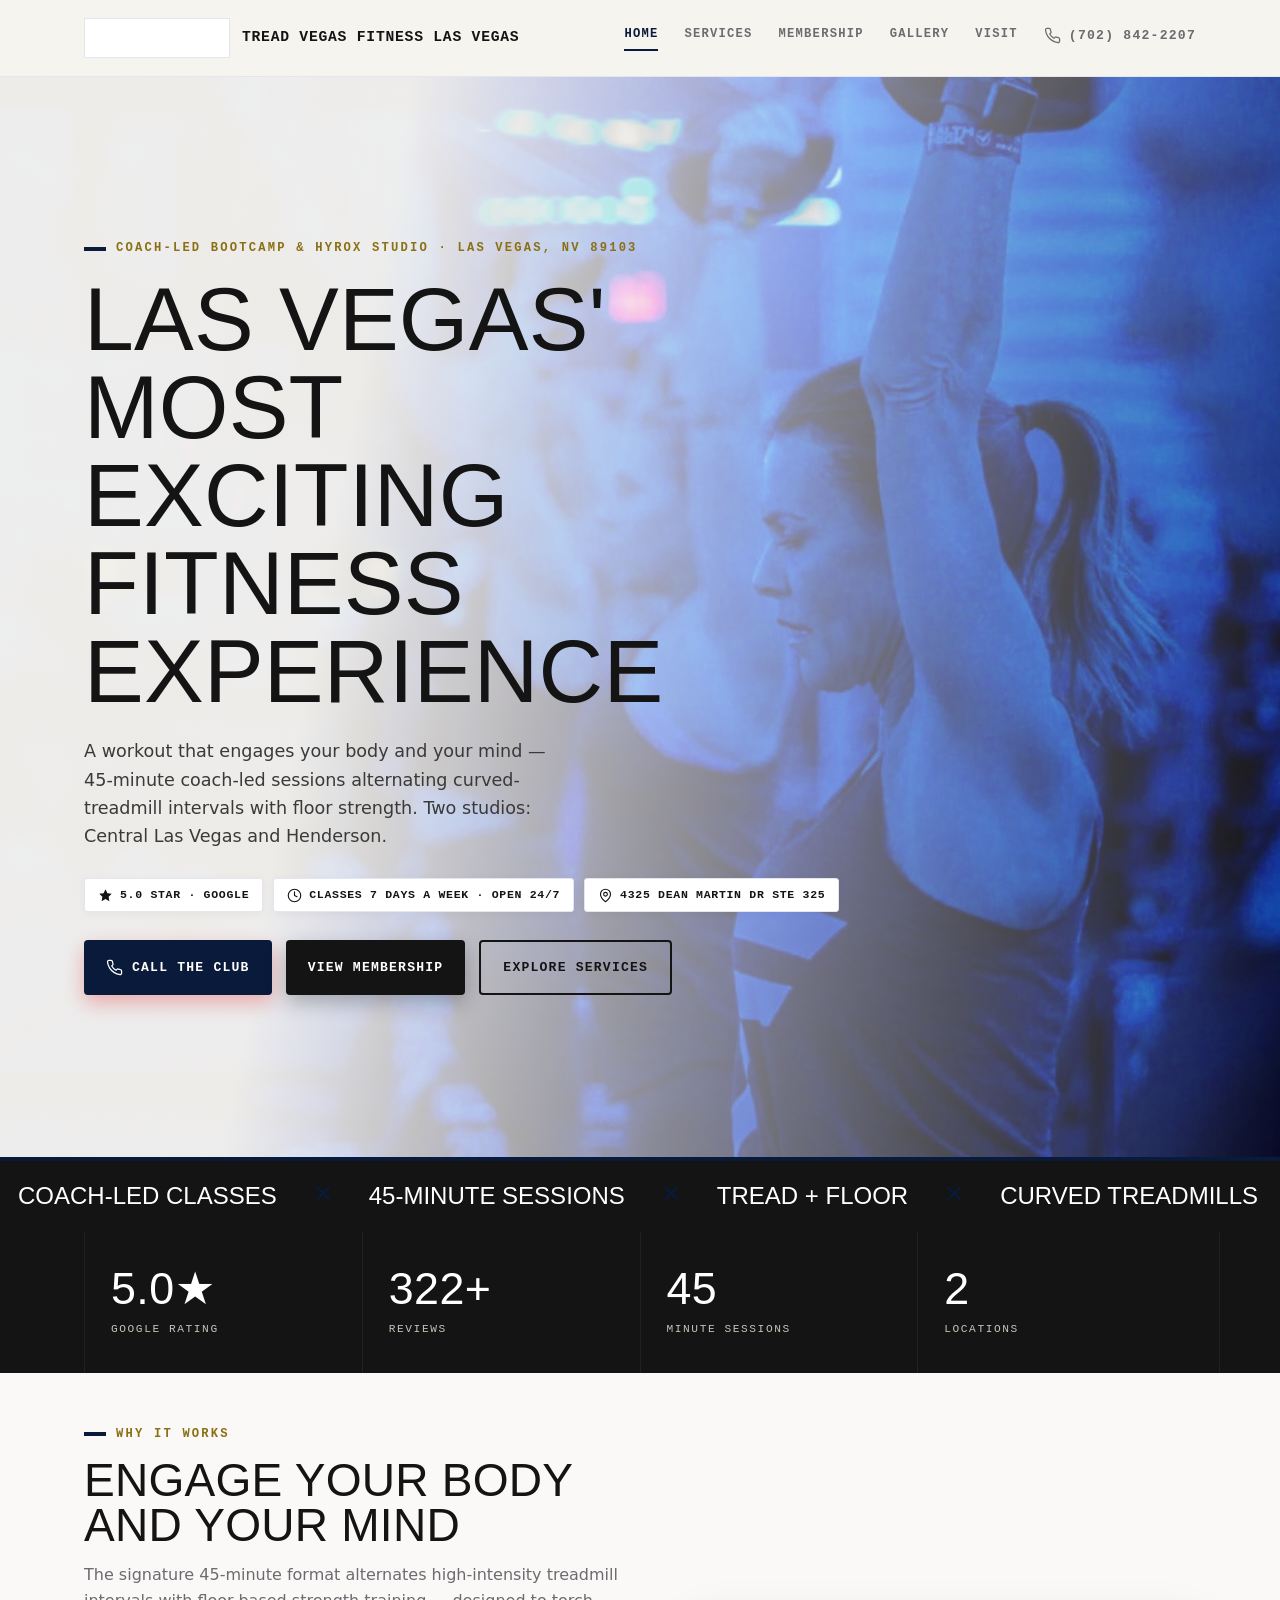
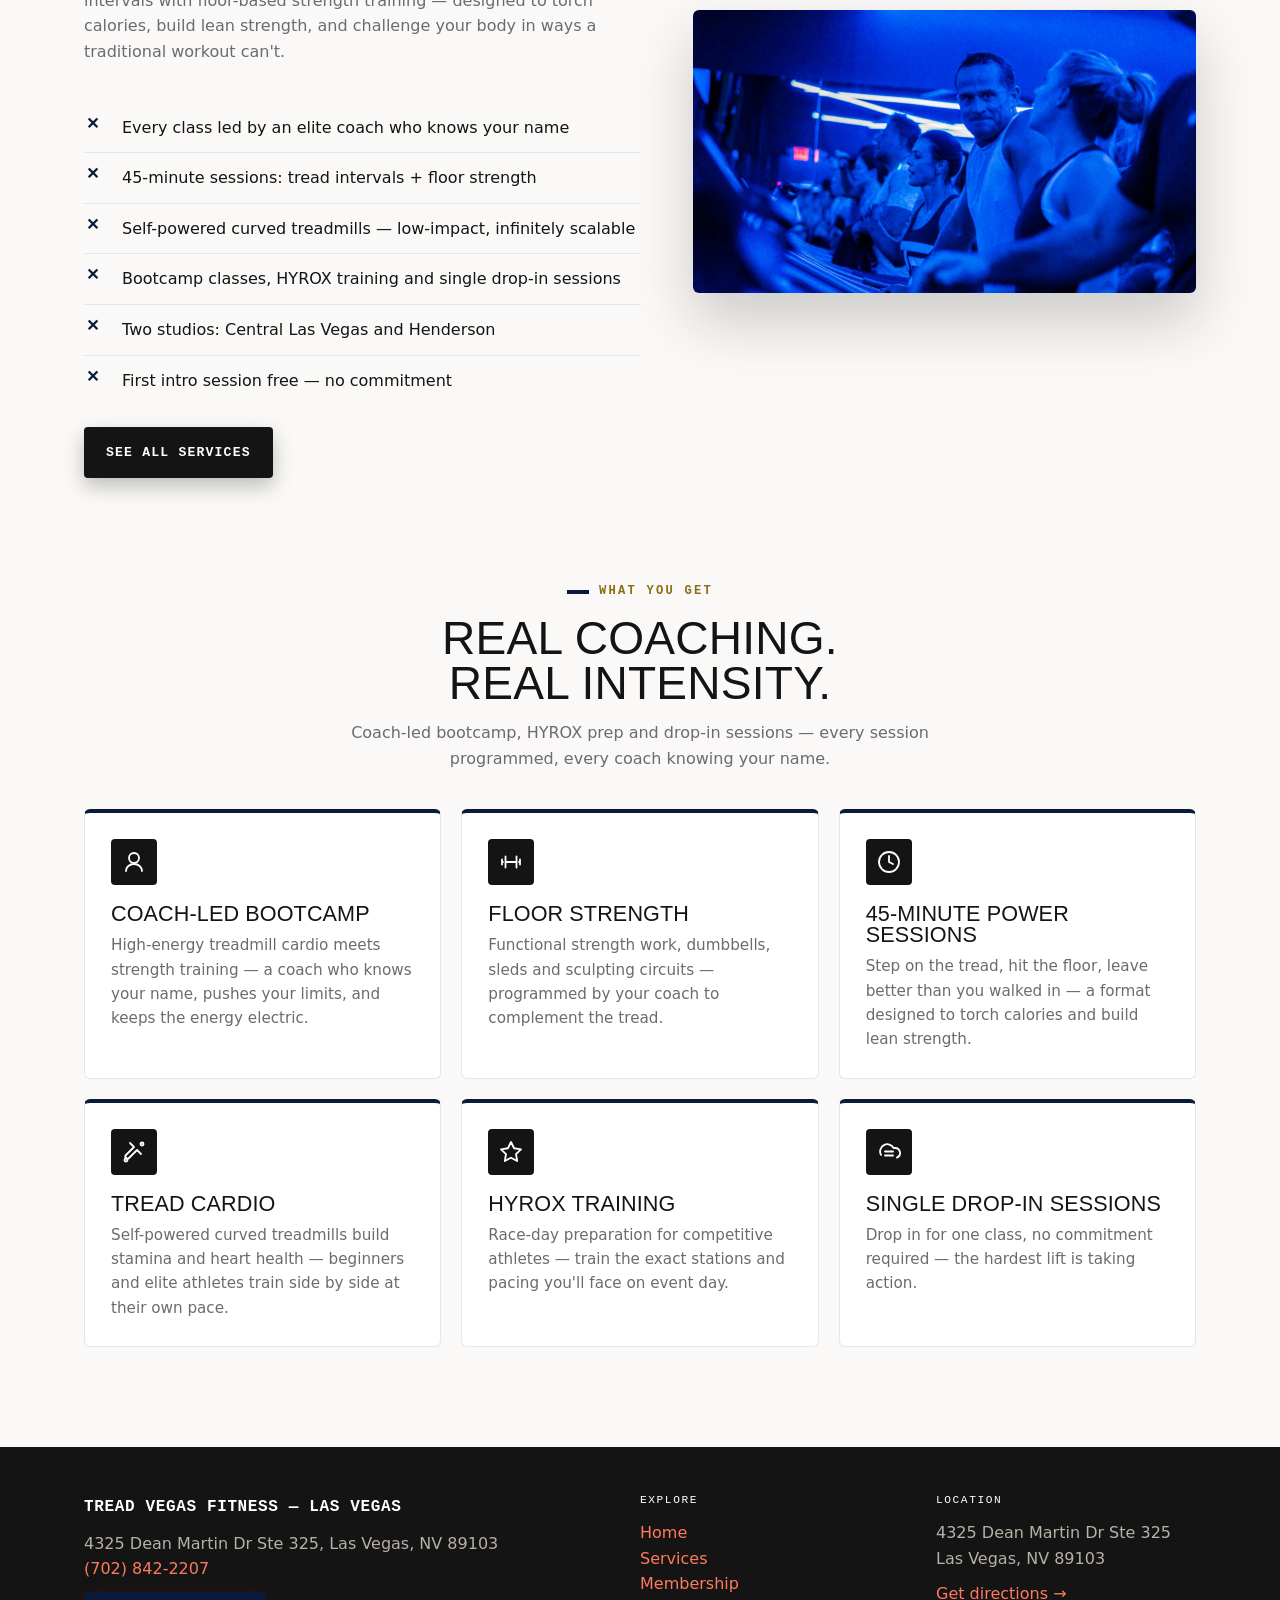
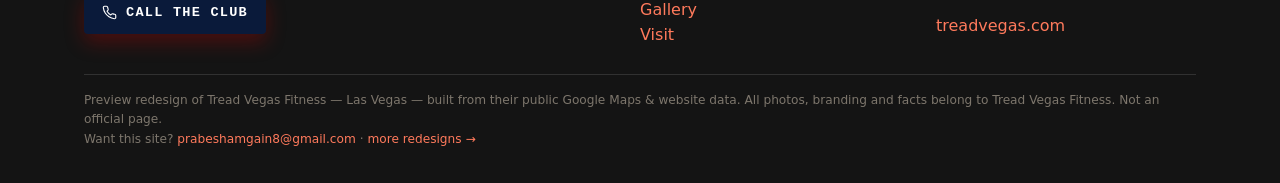
<file: index.html>
<!DOCTYPE html>
<html lang="en"><head>
<meta charset="UTF-8"><meta name="viewport" content="width=device-width, initial-scale=1.0">
<title>Home | Tread Vegas Fitness — Las Vegas</title>
<meta name="description" content="A workout that engages your body and your mind — 45-minute coach-led sessions alternating curved-treadmill intervals with floor strength. Two studios: Central Las Vegas and Henderson.">
<link rel="icon" href="data:image/svg+xml,<svg xmlns='http://www.w3.org/2000/svg' viewBox='0 0 100 100'><rect width='100' height='100' rx='20' fill='%23900000'/><text x='50' y='68' font-size='52' font-family='Arial' font-weight='bold' text-anchor='middle' fill='%23ffffff'>G</text></svg>">
<link rel="preconnect" href="https://fonts.googleapis.com">
<link rel="preconnect" href="https://fonts.gstatic.com" crossorigin>
<link href="https://fonts.googleapis.com/css2?family=Outfit:wght@400;500;600;700;900&family=Montserrat:wght@400;600;700&display=swap" rel="stylesheet">
<meta property="og:title" content="Home | Tread Vegas Fitness — Las Vegas">
<meta property="og:description" content="A workout that engages your body and your mind — 45-minute coach-led sessions alternating curved-treadmill intervals with floor strength. Two studios: Central Las Vegas and Henderson.">
<meta property="og:image" content="https://openclaw011-web.github.io/tread-vegas-preview/img/og.jpg">
<meta property="og:type" content="website">
<meta property="og:url" content="https://openclaw011-web.github.io/tread-vegas-preview/">
<meta name="twitter:card" content="summary_large_image">
<link rel="stylesheet" href="css/site.css">
<style id='palette'>:root{--brand:#0a1a3a;--brand_dark:#071228;--brand_mid:#1e40af;--accent:#0a1a3a;--accent_soft:#e8edf7;--bg:#faf9f7;--ink:#141414;--muted:#6b6b70;--line:#e3e6ee;--stat_n:#4f7cd6;}</style>
</head><body>
<header><div class="wrap nav">
  <a class="brand" href="index.html"><img src="img/logo-chip.png" alt="Tread Vegas Fitness logo"><span>Tread Vegas Fitness&nbsp;Las Vegas</span></a>
  <nav class="nav-links" id="nav"><a href="index.html" class="active">Home</a><a href="services.html" class="">Services</a><a href="membership.html" class="">Membership</a><a href="gallery.html" class="">Gallery</a><a href="contact.html" class="">Visit</a><a class="nav-phone" href="tel:+17028422207"><svg width="17" height="17" viewBox="0 0 24 24" fill="none" stroke="currentColor" stroke-width="1.8" stroke-linecap="round" stroke-linejoin="round"><path d="M22 16.92v3a2 2 0 0 1-2.18 2 19.79 19.79 0 0 1-8.63-3.07 19.5 19.5 0 0 1-6-6 19.79 19.79 0 0 1-3.07-8.67A2 2 0 0 1 4.11 2h3a2 2 0 0 1 2 1.72c.13.96.36 1.9.7 2.81a2 2 0 0 1-.45 2.11L8.09 9.91a16 16 0 0 0 6 6l1.27-1.27a2 2 0 0 1 2.11-.45c.91.34 1.85.57 2.81.7A2 2 0 0 1 22 16.92z"/></svg><span>(702) 842-2207</span></a></nav>
  <button class="nav-toggle" aria-label="Menu" onclick="document.getElementById('nav').classList.toggle('open')"><svg width="22" height="22" viewBox="0 0 24 24" fill="none" stroke="currentColor" stroke-width="1.8" stroke-linecap="round" stroke-linejoin="round"><path d="M6.5 6.5v11M17.5 6.5v11M3 9.5v5M21 9.5v5M6.5 12h11M4 12h-.5M20.5 12H20"/></svg></button>
</div></header>
<section class="hero">
  <div class="hero-bg"><img src="img/hero.jpg" alt=""></div>
  <div class="hero-inner">
    <span class="eyebrow">Coach-Led Bootcamp & HYROX Studio · Las Vegas, NV 89103</span>
    <h1>LAS VEGAS' MOST EXCITING FITNESS EXPERIENCE</h1>
    <p class="lead">A workout that engages your body and your mind — 45-minute coach-led sessions alternating curved-treadmill intervals with floor strength. Two studios: Central Las Vegas and Henderson.</p>
    <div class="hero-meta"><span class="pill"><svg width="15" height="15" viewBox="0 0 24 24" fill="currentColor" stroke="none" stroke="currentColor" stroke-width="1.8" stroke-linecap="round" stroke-linejoin="round"><polygon points="12 2 15.09 8.26 22 9.27 17 14.14 18.18 21.02 12 17.77 5.82 21.02 7 14.14 2 9.27 8.91 8.26 12 2"/></svg> 5.0 star · Google</span><span class="pill"><svg width="15" height="15" viewBox="0 0 24 24" fill="none" stroke="currentColor" stroke-width="1.8" stroke-linecap="round" stroke-linejoin="round"><circle cx="12" cy="12" r="10"/><polyline points="12 6 12 12 16 14"/></svg> Classes 7 days a week · open 24/7</span><span class="pill"><svg width="15" height="15" viewBox="0 0 24 24" fill="none" stroke="currentColor" stroke-width="1.8" stroke-linecap="round" stroke-linejoin="round"><path d="M20 10c0 6-8 12-8 12s-8-6-8-12a8 8 0 0 1 16 0Z"/><circle cx="12" cy="10" r="3"/></svg> 4325 Dean Martin Dr Ste 325</span></div>
    <div class="hero-cta">
      <a class="btn btn-accent" href="tel:+17028422207"><svg width="17" height="17" viewBox="0 0 24 24" fill="none" stroke="currentColor" stroke-width="1.8" stroke-linecap="round" stroke-linejoin="round"><path d="M22 16.92v3a2 2 0 0 1-2.18 2 19.79 19.79 0 0 1-8.63-3.07 19.5 19.5 0 0 1-6-6 19.79 19.79 0 0 1-3.07-8.67A2 2 0 0 1 4.11 2h3a2 2 0 0 1 2 1.72c.13.96.36 1.9.7 2.81a2 2 0 0 1-.45 2.11L8.09 9.91a16 16 0 0 0 6 6l1.27-1.27a2 2 0 0 1 2.11-.45c.91.34 1.85.57 2.81.7A2 2 0 0 1 22 16.92z"/></svg> Call the club</a>
      <a class="btn btn-primary" href="membership.html">View membership</a>
      <a class="btn btn-ghost" href="services.html">Explore services</a>
    </div>
  </div>
</section>
<div class="marquee"><div class="mq-track"><span>Coach-Led Classes</span><span>45-Minute Sessions</span><span>Tread + Floor</span><span>Curved Treadmills</span><span>Free Intro Session</span><span>Las Vegas + Henderson</span><span>Coach-Led Classes</span><span>45-Minute Sessions</span><span>Tread + Floor</span><span>Curved Treadmills</span><span>Free Intro Session</span><span>Las Vegas + Henderson</span></div></div>
<section class="statband"><div class="wrap stats-grid"><div class="stat"><div class="n">5.0★</div><div class="l">Google rating</div></div><div class="stat"><div class="n">322+</div><div class="l">Reviews</div></div><div class="stat"><div class="n">45</div><div class="l">Minute sessions</div></div><div class="stat"><div class="n">2</div><div class="l">Locations</div></div></div></section>
<section><div class="wrap">
  <div class="split">
    <div>
      <div class="sec-head "><span class="eyebrow">Why it works</span><h2>Engage your body and your mind</h2><p>The signature 45-minute format alternates high-intensity treadmill intervals with floor-based strength training — designed to torch calories, build lean strength, and challenge your body in ways a traditional workout can't.</p></div>
      <ul><li>Every class led by an elite coach who knows your name</li><li>45-minute sessions: tread intervals + floor strength</li><li>Self-powered curved treadmills — low-impact, infinitely scalable</li><li>Bootcamp classes, HYROX training and single drop-in sessions</li><li>Two studios: Central Las Vegas and Henderson</li><li>First intro session free — no commitment</li></ul>
      <div style="margin-top:22px">
        <a class="btn btn-primary" href="services.html">See all services</a>
      </div>
    </div>
    <img src="img/tread.jpg" alt="At Tread Vegas Fitness">
  </div>
</div></section>
<section id="services"><div class="wrap">
  <div class="sec-head center"><span class="eyebrow">What you get</span><h2>Real coaching. Real intensity.</h2><p>Coach-led bootcamp, HYROX prep and drop-in sessions — every session programmed, every coach knowing your name.</p></div>
  <div class="grid">
    <div class="card"><div class="ic"><svg width="24" height="24" viewBox="0 0 24 24" fill="none" stroke="currentColor" stroke-width="1.8" stroke-linecap="round" stroke-linejoin="round"><circle cx="12" cy="8" r="5"/><path d="M4 21c0-4 3.6-7 8-7s8 3 8 7"/></svg></div><h3>Coach-led bootcamp</h3><p>High-energy treadmill cardio meets strength training — a coach who knows your name, pushes your limits, and keeps the energy electric.</p></div><div class="card"><div class="ic"><svg width="24" height="24" viewBox="0 0 24 24" fill="none" stroke="currentColor" stroke-width="1.8" stroke-linecap="round" stroke-linejoin="round"><path d="M6.5 6.5v11M17.5 6.5v11M3 9.5v5M21 9.5v5M6.5 12h11M4 12h-.5M20.5 12H20"/></svg></div><h3>Floor strength</h3><p>Functional strength work, dumbbells, sleds and sculpting circuits — programmed by your coach to complement the tread.</p></div><div class="card"><div class="ic"><svg width="24" height="24" viewBox="0 0 24 24" fill="none" stroke="currentColor" stroke-width="1.8" stroke-linecap="round" stroke-linejoin="round"><circle cx="12" cy="12" r="10"/><polyline points="12 6 12 12 16 14"/></svg></div><h3>45-minute power sessions</h3><p>Step on the tread, hit the floor, leave better than you walked in — a format designed to torch calories and build lean strength.</p></div><div class="card"><div class="ic"><svg width="24" height="24" viewBox="0 0 24 24" fill="none" stroke="currentColor" stroke-width="1.8" stroke-linecap="round" stroke-linejoin="round"><path d="M8 3l4 4L4 15c-1 1-1 2 0 3 1 1 2 1 3 0l8-8 4 4"/><circle cx="4" cy="20" r="1.5"/><circle cx="20" cy="4" r="1.5"/></svg></div><h3>Tread cardio</h3><p>Self-powered curved treadmills build stamina and heart health — beginners and elite athletes train side by side at their own pace.</p></div><div class="card"><div class="ic"><svg width="24" height="24" viewBox="0 0 24 24" fill="none" stroke="currentColor" stroke-width="1.8" stroke-linecap="round" stroke-linejoin="round"><polygon points="12 2 15.09 8.26 22 9.27 17 14.14 18.18 21.02 12 17.77 5.82 21.02 7 14.14 2 9.27 8.91 8.26 12 2"/></svg></div><h3>HYROX training</h3><p>Race-day preparation for competitive athletes — train the exact stations and pacing you'll face on event day.</p></div><div class="card"><div class="ic"><svg width="24" height="24" viewBox="0 0 24 24" fill="none" stroke="currentColor" stroke-width="1.8" stroke-linecap="round" stroke-linejoin="round"><path d="M20 17.6A5 5 0 0 0 18 8h-1.3A7 7 0 1 0 4 14.9"/><line x1="16" y1="11.5" x2="8" y2="11.5"/><line x1="16" y1="15.5" x2="8" y2="15.5"/></svg></div><h3>Single drop-in sessions</h3><p>Drop in for one class, no commitment required — the hardest lift is taking action.</p></div>
  </div>
</div></section><footer><div class="wrap">
  <div class="f-grid">
    <div>
      <div class="f-brand">Tread Vegas Fitness — Las Vegas</div>
      <div>4325 Dean Martin Dr Ste 325, Las Vegas, NV 89103</div>
      <div><a href="tel:+17028422207">(702) 842-2207</a></div>
      <div style="margin-top:10px"><a href="tel:+17028422207" class="btn btn-accent" style="font-size:.85rem;padding:10px 18px"><svg width="15" height="15" viewBox="0 0 24 24" fill="none" stroke="currentColor" stroke-width="1.8" stroke-linecap="round" stroke-linejoin="round"><path d="M22 16.92v3a2 2 0 0 1-2.18 2 19.79 19.79 0 0 1-8.63-3.07 19.5 19.5 0 0 1-6-6 19.79 19.79 0 0 1-3.07-8.67A2 2 0 0 1 4.11 2h3a2 2 0 0 1 2 1.72c.13.96.36 1.9.7 2.81a2 2 0 0 1-.45 2.11L8.09 9.91a16 16 0 0 0 6 6l1.27-1.27a2 2 0 0 1 2.11-.45c.91.34 1.85.57 2.81.7A2 2 0 0 1 22 16.92z"/></svg> Call the club</a></div>
    </div>
    <div><h4>Explore</h4><div><a href="index.html">Home</a></div><div><a href="services.html">Services</a></div><div><a href="membership.html">Membership</a></div><div><a href="gallery.html">Gallery</a></div><div><a href="contact.html">Visit</a></div></div>
    <div><h4>Location</h4><div>4325 Dean Martin Dr Ste 325</div><div>Las Vegas, NV 89103</div>
      <div style="margin-top:10px"><a href="https://www.google.com/maps/search/tread+vegas+fitness+las+vegas" target="_blank" rel="noopener">Get directions →</a></div>
      <div style="margin-top:6px"><a href="https://treadvegas.com/central" target="_blank" rel="noopener">treadvegas.com</a></div></div>
  </div>
  <div class="note">Preview redesign of Tread Vegas Fitness — Las Vegas — built from their public Google Maps &amp; website data. All photos, branding and facts belong to Tread Vegas Fitness. Not an official page.<br>Want this site? <a href="mailto:prabeshamgain8@gmail.com">prabeshamgain8@gmail.com</a> · <a href="https://openclaw011-web.github.io/gym-redesigns/">more redesigns →</a></div>
</div></footer>
<script>document.getElementById('nav')&&null;</script>
</body></html>
</file>
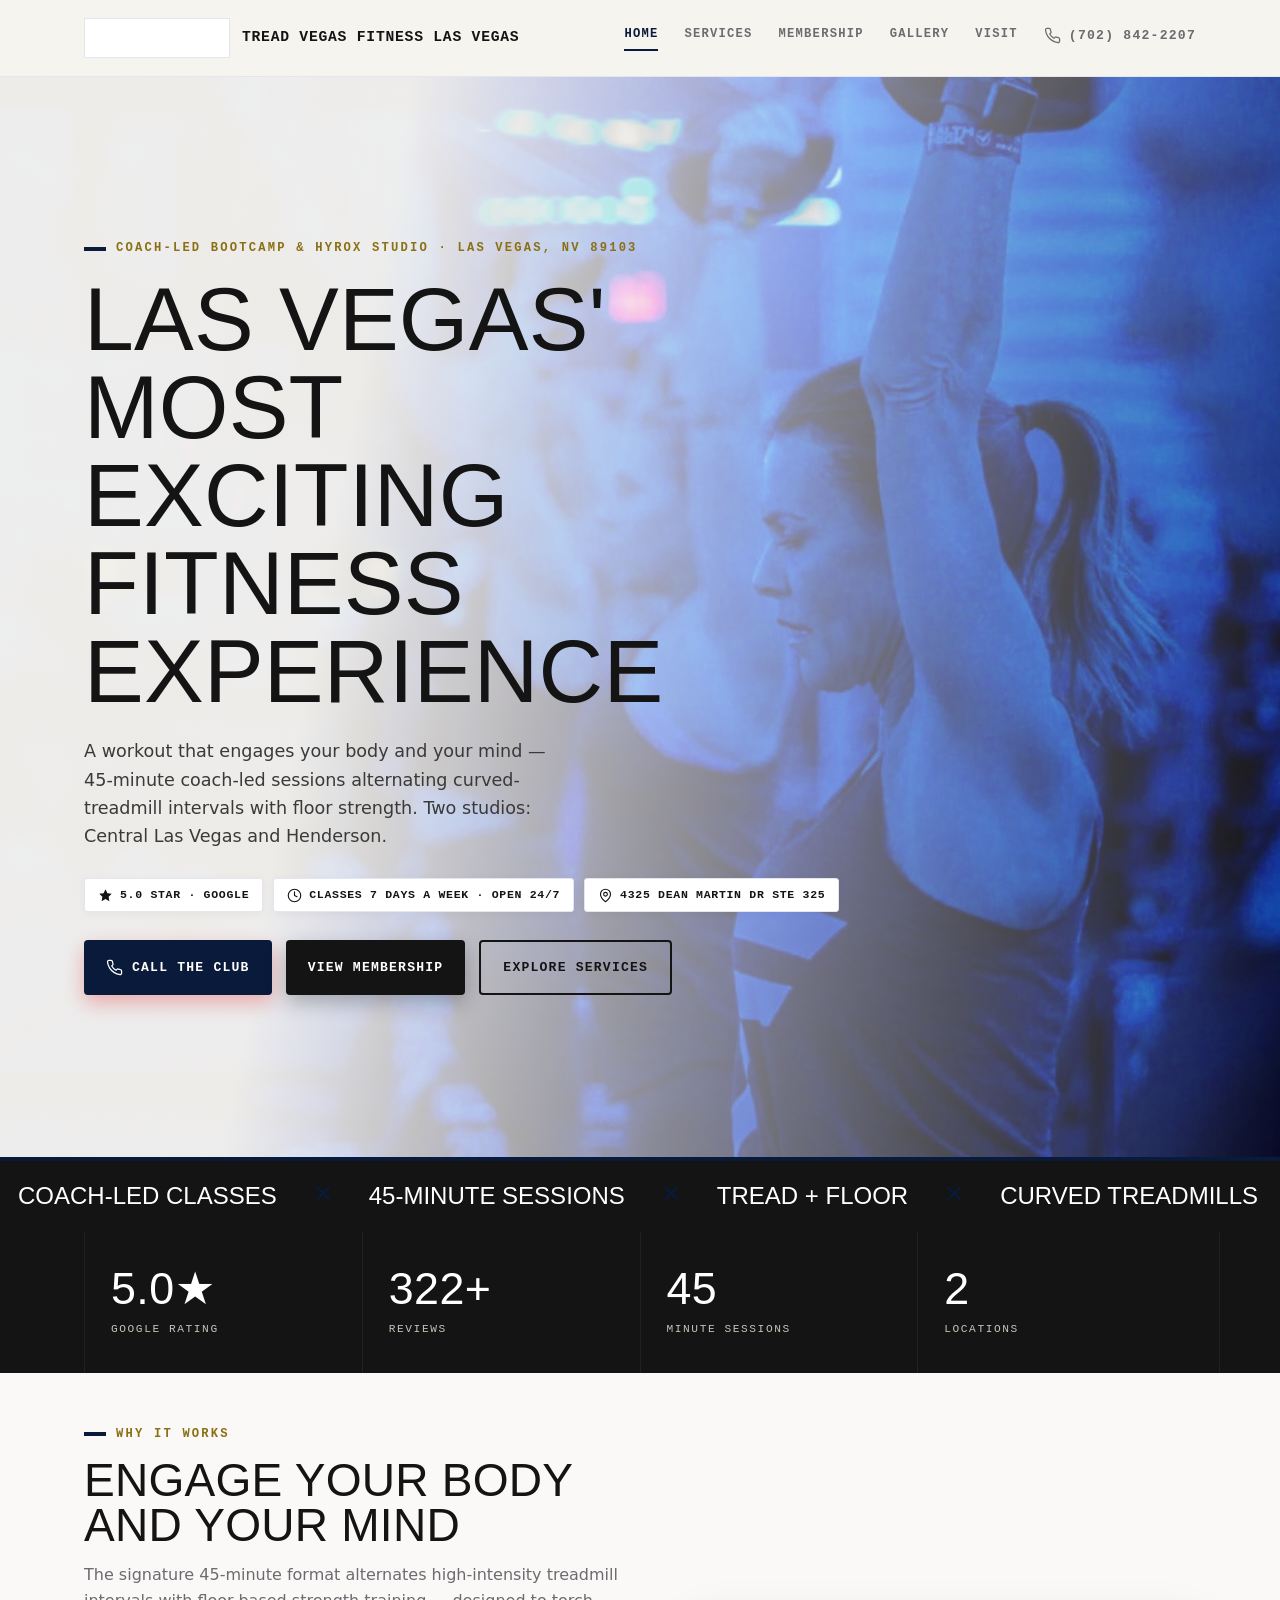
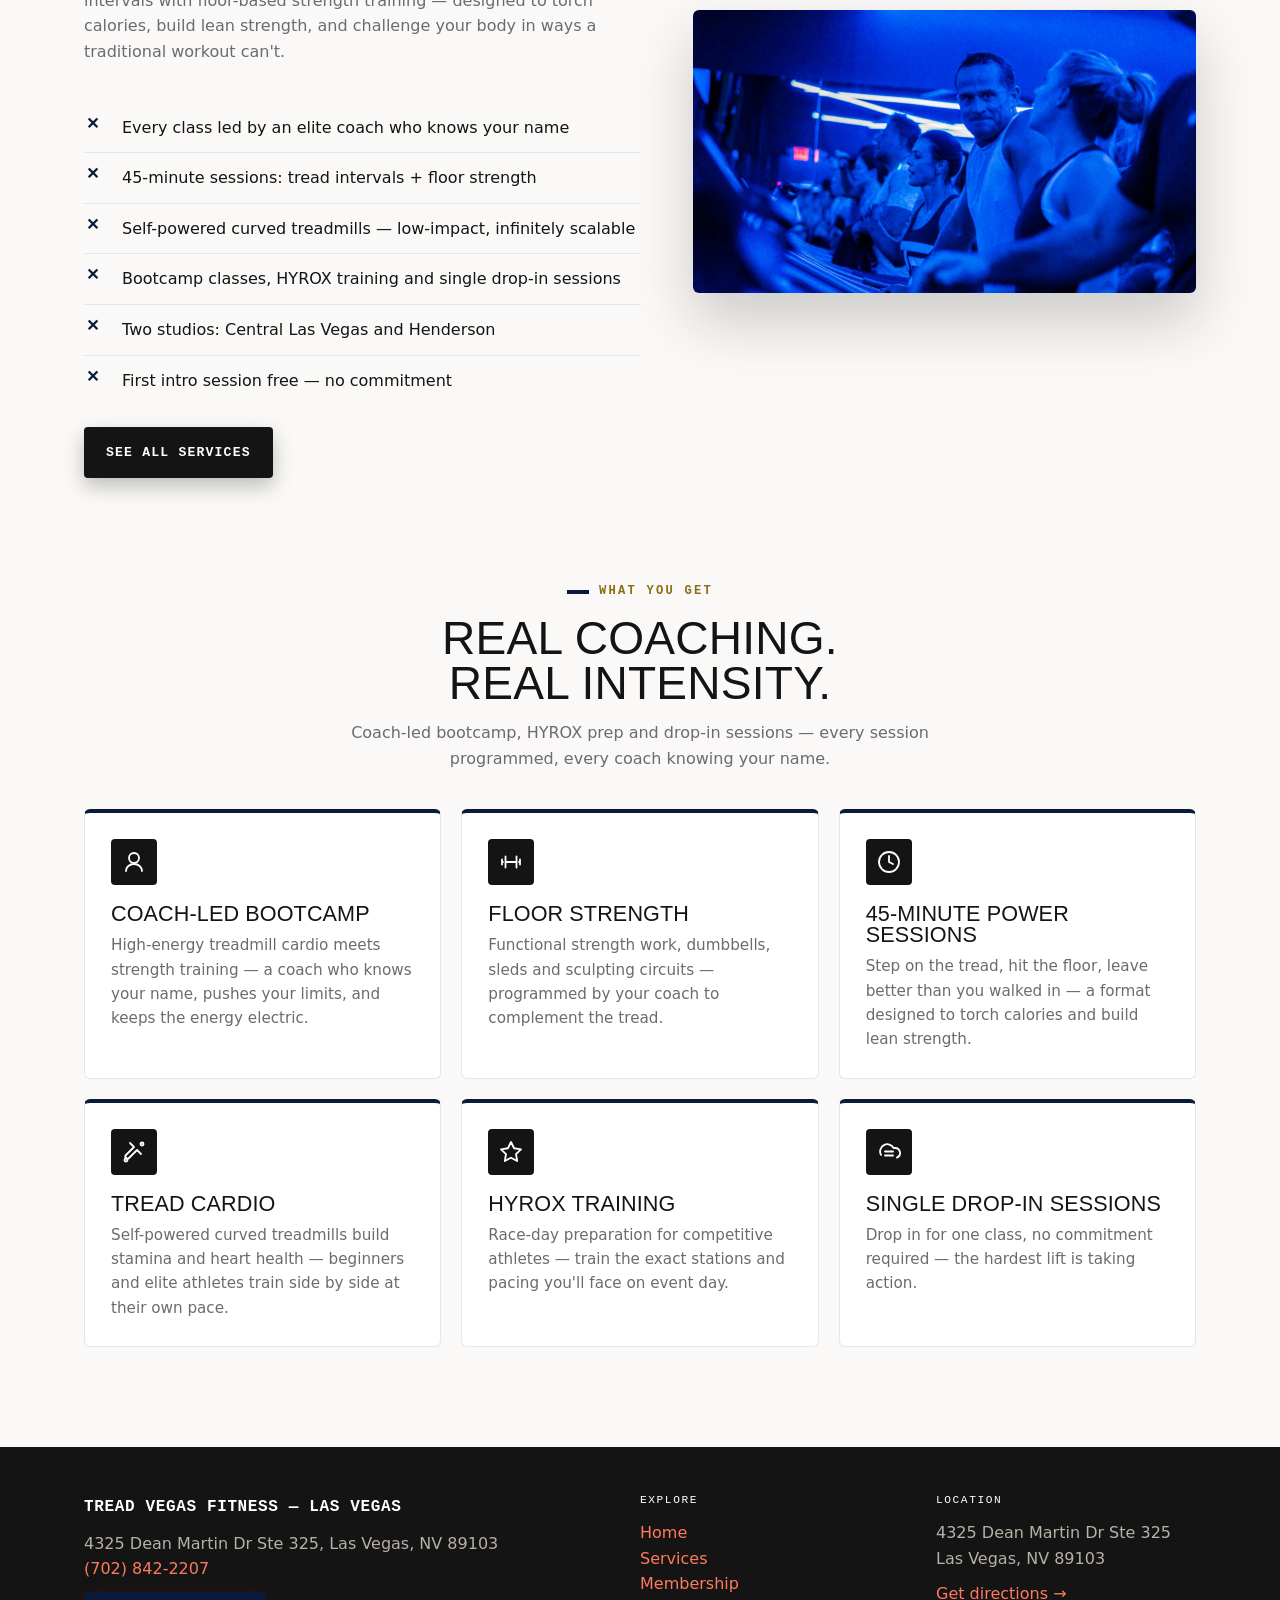
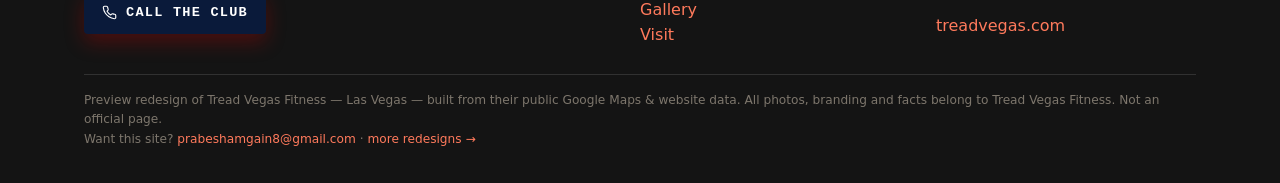
<file: motion/index.html>
<!DOCTYPE html>
<html lang="en"><head>
<meta charset="UTF-8"><meta name="viewport" content="width=device-width, initial-scale=1.0">
<title>Home | Tread Vegas Fitness — Las Vegas</title>
<meta name="description" content="A workout that engages your body and your mind — 45-minute coach-led sessions alternating curved-treadmill intervals with floor strength. Two studios: Central Las Vegas and Henderson.">
<link rel="icon" href="data:image/svg+xml,<svg xmlns='http://www.w3.org/2000/svg' viewBox='0 0 100 100'><rect width='100' height='100' rx='20' fill='%23900000'/><text x='50' y='68' font-size='52' font-family='Arial' font-weight='bold' text-anchor='middle' fill='%23ffffff'>G</text></svg>">
<link rel="preconnect" href="https://fonts.googleapis.com">
<link rel="preconnect" href="https://fonts.gstatic.com" crossorigin>
<link href="https://fonts.googleapis.com/css2?family=Outfit:wght@400;500;600;700;900&family=Montserrat:wght@400;600;700&display=swap" rel="stylesheet">
<meta property="og:title" content="Home | Tread Vegas Fitness — Las Vegas">
<meta property="og:description" content="A workout that engages your body and your mind — 45-minute coach-led sessions alternating curved-treadmill intervals with floor strength. Two studios: Central Las Vegas and Henderson.">
<meta property="og:image" content="https://openclaw011-web.github.io/tread-vegas-preview/img/og.jpg">
<meta property="og:type" content="website">
<meta property="og:url" content="https://openclaw011-web.github.io/tread-vegas-preview/">
<meta name="twitter:card" content="summary_large_image">
<link rel="stylesheet" href="../css/site.css">
<style id='palette'>:root{--brand:#0a1a3a;--brand_dark:#071228;--brand_mid:#1e40af;--accent:#0a1a3a;--accent_soft:#e8edf7;--bg:#faf9f7;--ink:#141414;--muted:#6b6b70;--line:#e3e6ee;--stat_n:#4f7cd6;}</style>
<link rel="stylesheet" href="../css/motion.css">
</head><body>
<header><div class="wrap nav">
  <a class="brand" href="index.html"><img src="../img/logo-chip.png" alt="Tread Vegas Fitness logo"><span>Tread Vegas Fitness&nbsp;Las Vegas</span></a>
  <nav class="nav-links" id="nav"><a href="index.html" class="active">Home</a><a href="services.html" class="">Services</a><a href="membership.html" class="">Membership</a><a href="gallery.html" class="">Gallery</a><a href="contact.html" class="">Visit</a><a class="nav-phone" href="tel:+17028422207"><svg width="17" height="17" viewBox="0 0 24 24" fill="none" stroke="currentColor" stroke-width="1.8" stroke-linecap="round" stroke-linejoin="round"><path d="M22 16.92v3a2 2 0 0 1-2.18 2 19.79 19.79 0 0 1-8.63-3.07 19.5 19.5 0 0 1-6-6 19.79 19.79 0 0 1-3.07-8.67A2 2 0 0 1 4.11 2h3a2 2 0 0 1 2 1.72c.13.96.36 1.9.7 2.81a2 2 0 0 1-.45 2.11L8.09 9.91a16 16 0 0 0 6 6l1.27-1.27a2 2 0 0 1 2.11-.45c.91.34 1.85.57 2.81.7A2 2 0 0 1 22 16.92z"/></svg><span>(702) 842-2207</span></a></nav>
  <button class="nav-toggle" aria-label="Menu" onclick="document.getElementById('nav').classList.toggle('open')"><svg width="22" height="22" viewBox="0 0 24 24" fill="none" stroke="currentColor" stroke-width="1.8" stroke-linecap="round" stroke-linejoin="round"><path d="M6.5 6.5v11M17.5 6.5v11M3 9.5v5M21 9.5v5M6.5 12h11M4 12h-.5M20.5 12H20"/></svg></button>
</div></header>
<section class="hero">
  <div class="hero-bg"><img src="../img/hero.jpg" alt=""></div>
  <div class="hero-inner" data-rv>
    <span class="eyebrow">Coach-Led Bootcamp & HYROX Studio · Las Vegas, NV 89103</span>
    <h1>LAS VEGAS' MOST EXCITING FITNESS EXPERIENCE</h1>
    <p class="lead">A workout that engages your body and your mind — 45-minute coach-led sessions alternating curved-treadmill intervals with floor strength. Two studios: Central Las Vegas and Henderson.</p>
    <div class="hero-meta"><span class="pill"><svg width="15" height="15" viewBox="0 0 24 24" fill="currentColor" stroke="none" stroke="currentColor" stroke-width="1.8" stroke-linecap="round" stroke-linejoin="round"><polygon points="12 2 15.09 8.26 22 9.27 17 14.14 18.18 21.02 12 17.77 5.82 21.02 7 14.14 2 9.27 8.91 8.26 12 2"/></svg> 5.0 star · Google</span><span class="pill"><svg width="15" height="15" viewBox="0 0 24 24" fill="none" stroke="currentColor" stroke-width="1.8" stroke-linecap="round" stroke-linejoin="round"><circle cx="12" cy="12" r="10"/><polyline points="12 6 12 12 16 14"/></svg> Classes 7 days a week · open 24/7</span><span class="pill"><svg width="15" height="15" viewBox="0 0 24 24" fill="none" stroke="currentColor" stroke-width="1.8" stroke-linecap="round" stroke-linejoin="round"><path d="M20 10c0 6-8 12-8 12s-8-6-8-12a8 8 0 0 1 16 0Z"/><circle cx="12" cy="10" r="3"/></svg> 4325 Dean Martin Dr Ste 325</span></div>
    <div class="hero-cta">
      <a class="btn btn-accent" href="tel:+17028422207"><svg width="17" height="17" viewBox="0 0 24 24" fill="none" stroke="currentColor" stroke-width="1.8" stroke-linecap="round" stroke-linejoin="round"><path d="M22 16.92v3a2 2 0 0 1-2.18 2 19.79 19.79 0 0 1-8.63-3.07 19.5 19.5 0 0 1-6-6 19.79 19.79 0 0 1-3.07-8.67A2 2 0 0 1 4.11 2h3a2 2 0 0 1 2 1.72c.13.96.36 1.9.7 2.81a2 2 0 0 1-.45 2.11L8.09 9.91a16 16 0 0 0 6 6l1.27-1.27a2 2 0 0 1 2.11-.45c.91.34 1.85.57 2.81.7A2 2 0 0 1 22 16.92z"/></svg> Call the club</a>
      <a class="btn btn-primary" href="membership.html">View membership</a>
      <a class="btn btn-ghost" href="services.html">Explore services</a>
    </div>
  </div>
</section>
<div class="marquee"><div class="mq-track"><span>Coach-Led Classes</span><span>45-Minute Sessions</span><span>Tread + Floor</span><span>Curved Treadmills</span><span>Free Intro Session</span><span>Las Vegas + Henderson</span><span>Coach-Led Classes</span><span>45-Minute Sessions</span><span>Tread + Floor</span><span>Curved Treadmills</span><span>Free Intro Session</span><span>Las Vegas + Henderson</span></div></div>
<section class="statband"><div class="wrap stats-grid"><div class="stat"><div class="n">5.0★</div><div class="l">Google rating</div></div><div class="stat"><div class="n">322+</div><div class="l">Reviews</div></div><div class="stat"><div class="n">45</div><div class="l">Minute sessions</div></div><div class="stat"><div class="n">2</div><div class="l">Locations</div></div></div></section>
<section><div class="wrap">
  <div class="split" data-rv>
    <div>
      <div class="sec-head " data-rv><span class="eyebrow">Why it works</span><h2>Engage your body and your mind</h2><p>The signature 45-minute format alternates high-intensity treadmill intervals with floor-based strength training — designed to torch calories, build lean strength, and challenge your body in ways a traditional workout can't.</p></div>
      <ul><li>Every class led by an elite coach who knows your name</li><li>45-minute sessions: tread intervals + floor strength</li><li>Self-powered curved treadmills — low-impact, infinitely scalable</li><li>Bootcamp classes, HYROX training and single drop-in sessions</li><li>Two studios: Central Las Vegas and Henderson</li><li>First intro session free — no commitment</li></ul>
      <div style="margin-top:22px">
        <a class="btn btn-primary" href="services.html">See all services</a>
      </div>
    </div>
    <img src="../img/tread.jpg" alt="At Tread Vegas Fitness">
  </div>
</div></section>
<section id="services"><div class="wrap">
  <div class="sec-head center" data-rv><span class="eyebrow">What you get</span><h2>Real coaching. Real intensity.</h2><p>Coach-led bootcamp, HYROX prep and drop-in sessions — every session programmed, every coach knowing your name.</p></div>
  <div class="grid" data-rv>
    <div class="card"><div class="ic"><svg width="24" height="24" viewBox="0 0 24 24" fill="none" stroke="currentColor" stroke-width="1.8" stroke-linecap="round" stroke-linejoin="round"><circle cx="12" cy="8" r="5"/><path d="M4 21c0-4 3.6-7 8-7s8 3 8 7"/></svg></div><h3>Coach-led bootcamp</h3><p>High-energy treadmill cardio meets strength training — a coach who knows your name, pushes your limits, and keeps the energy electric.</p></div><div class="card"><div class="ic"><svg width="24" height="24" viewBox="0 0 24 24" fill="none" stroke="currentColor" stroke-width="1.8" stroke-linecap="round" stroke-linejoin="round"><path d="M6.5 6.5v11M17.5 6.5v11M3 9.5v5M21 9.5v5M6.5 12h11M4 12h-.5M20.5 12H20"/></svg></div><h3>Floor strength</h3><p>Functional strength work, dumbbells, sleds and sculpting circuits — programmed by your coach to complement the tread.</p></div><div class="card"><div class="ic"><svg width="24" height="24" viewBox="0 0 24 24" fill="none" stroke="currentColor" stroke-width="1.8" stroke-linecap="round" stroke-linejoin="round"><circle cx="12" cy="12" r="10"/><polyline points="12 6 12 12 16 14"/></svg></div><h3>45-minute power sessions</h3><p>Step on the tread, hit the floor, leave better than you walked in — a format designed to torch calories and build lean strength.</p></div><div class="card"><div class="ic"><svg width="24" height="24" viewBox="0 0 24 24" fill="none" stroke="currentColor" stroke-width="1.8" stroke-linecap="round" stroke-linejoin="round"><path d="M8 3l4 4L4 15c-1 1-1 2 0 3 1 1 2 1 3 0l8-8 4 4"/><circle cx="4" cy="20" r="1.5"/><circle cx="20" cy="4" r="1.5"/></svg></div><h3>Tread cardio</h3><p>Self-powered curved treadmills build stamina and heart health — beginners and elite athletes train side by side at their own pace.</p></div><div class="card"><div class="ic"><svg width="24" height="24" viewBox="0 0 24 24" fill="none" stroke="currentColor" stroke-width="1.8" stroke-linecap="round" stroke-linejoin="round"><polygon points="12 2 15.09 8.26 22 9.27 17 14.14 18.18 21.02 12 17.77 5.82 21.02 7 14.14 2 9.27 8.91 8.26 12 2"/></svg></div><h3>HYROX training</h3><p>Race-day preparation for competitive athletes — train the exact stations and pacing you'll face on event day.</p></div><div class="card"><div class="ic"><svg width="24" height="24" viewBox="0 0 24 24" fill="none" stroke="currentColor" stroke-width="1.8" stroke-linecap="round" stroke-linejoin="round"><path d="M20 17.6A5 5 0 0 0 18 8h-1.3A7 7 0 1 0 4 14.9"/><line x1="16" y1="11.5" x2="8" y2="11.5"/><line x1="16" y1="15.5" x2="8" y2="15.5"/></svg></div><h3>Single drop-in sessions</h3><p>Drop in for one class, no commitment required — the hardest lift is taking action.</p></div>
  </div>
</div></section><footer><div class="wrap">
  <div class="f-grid">
    <div>
      <div class="f-brand">Tread Vegas Fitness — Las Vegas</div>
      <div>4325 Dean Martin Dr Ste 325, Las Vegas, NV 89103</div>
      <div><a href="tel:+17028422207">(702) 842-2207</a></div>
      <div style="margin-top:10px"><a href="tel:+17028422207" class="btn btn-accent" style="font-size:.85rem;padding:10px 18px"><svg width="15" height="15" viewBox="0 0 24 24" fill="none" stroke="currentColor" stroke-width="1.8" stroke-linecap="round" stroke-linejoin="round"><path d="M22 16.92v3a2 2 0 0 1-2.18 2 19.79 19.79 0 0 1-8.63-3.07 19.5 19.5 0 0 1-6-6 19.79 19.79 0 0 1-3.07-8.67A2 2 0 0 1 4.11 2h3a2 2 0 0 1 2 1.72c.13.96.36 1.9.7 2.81a2 2 0 0 1-.45 2.11L8.09 9.91a16 16 0 0 0 6 6l1.27-1.27a2 2 0 0 1 2.11-.45c.91.34 1.85.57 2.81.7A2 2 0 0 1 22 16.92z"/></svg> Call the club</a></div>
    </div>
    <div><h4>Explore</h4><div><a href="index.html">Home</a></div><div><a href="services.html">Services</a></div><div><a href="membership.html">Membership</a></div><div><a href="gallery.html">Gallery</a></div><div><a href="contact.html">Visit</a></div></div>
    <div><h4>Location</h4><div>4325 Dean Martin Dr Ste 325</div><div>Las Vegas, NV 89103</div>
      <div style="margin-top:10px"><a href="https://www.google.com/maps/search/tread+vegas+fitness+las+vegas" target="_blank" rel="noopener">Get directions →</a></div>
      <div style="margin-top:6px"><a href="https://treadvegas.com/central" target="_blank" rel="noopener">treadvegas.com</a></div></div>
  </div>
  <div class="note">Preview redesign of Tread Vegas Fitness — Las Vegas — built from their public Google Maps &amp; website data. All photos, branding and facts belong to Tread Vegas Fitness. Not an official page.<br>Want this site? <a href="mailto:prabeshamgain8@gmail.com">prabeshamgain8@gmail.com</a> · <a href="https://openclaw011-web.github.io/gym-redesigns/">more redesigns →</a></div>
</div></footer>
<script>document.getElementById('nav')&&null;</script>
<script>
// scroll reveal
const rvio=new IntersectionObserver(es=>es.forEach(e=>{if(e.isIntersecting){e.target.classList.add('in');rvio.unobserve(e.target)}}),{threshold:.12,rootMargin:'0px 0px -30px 0px'});
document.querySelectorAll('[data-rv]').forEach(el=>rvio.observe(el));
// sticky-header scrolled shadow
const shead=document.querySelector('header');
const sh=()=>shead&&shead.classList.toggle('scrolled',scrollY>30);
addEventListener('scroll',sh,{passive:true});sh();
// hero parallax (wrapper only; ken-burns stays on the img)
const hbg=document.querySelector('.hero-bg');
addEventListener('scroll',()=>{if(hbg&&innerWidth>880)hbg.style.transform=`translateY(${(scrollY*.15).toFixed(1)}px)`},{passive:true});
</script>
</body></html>
</file>
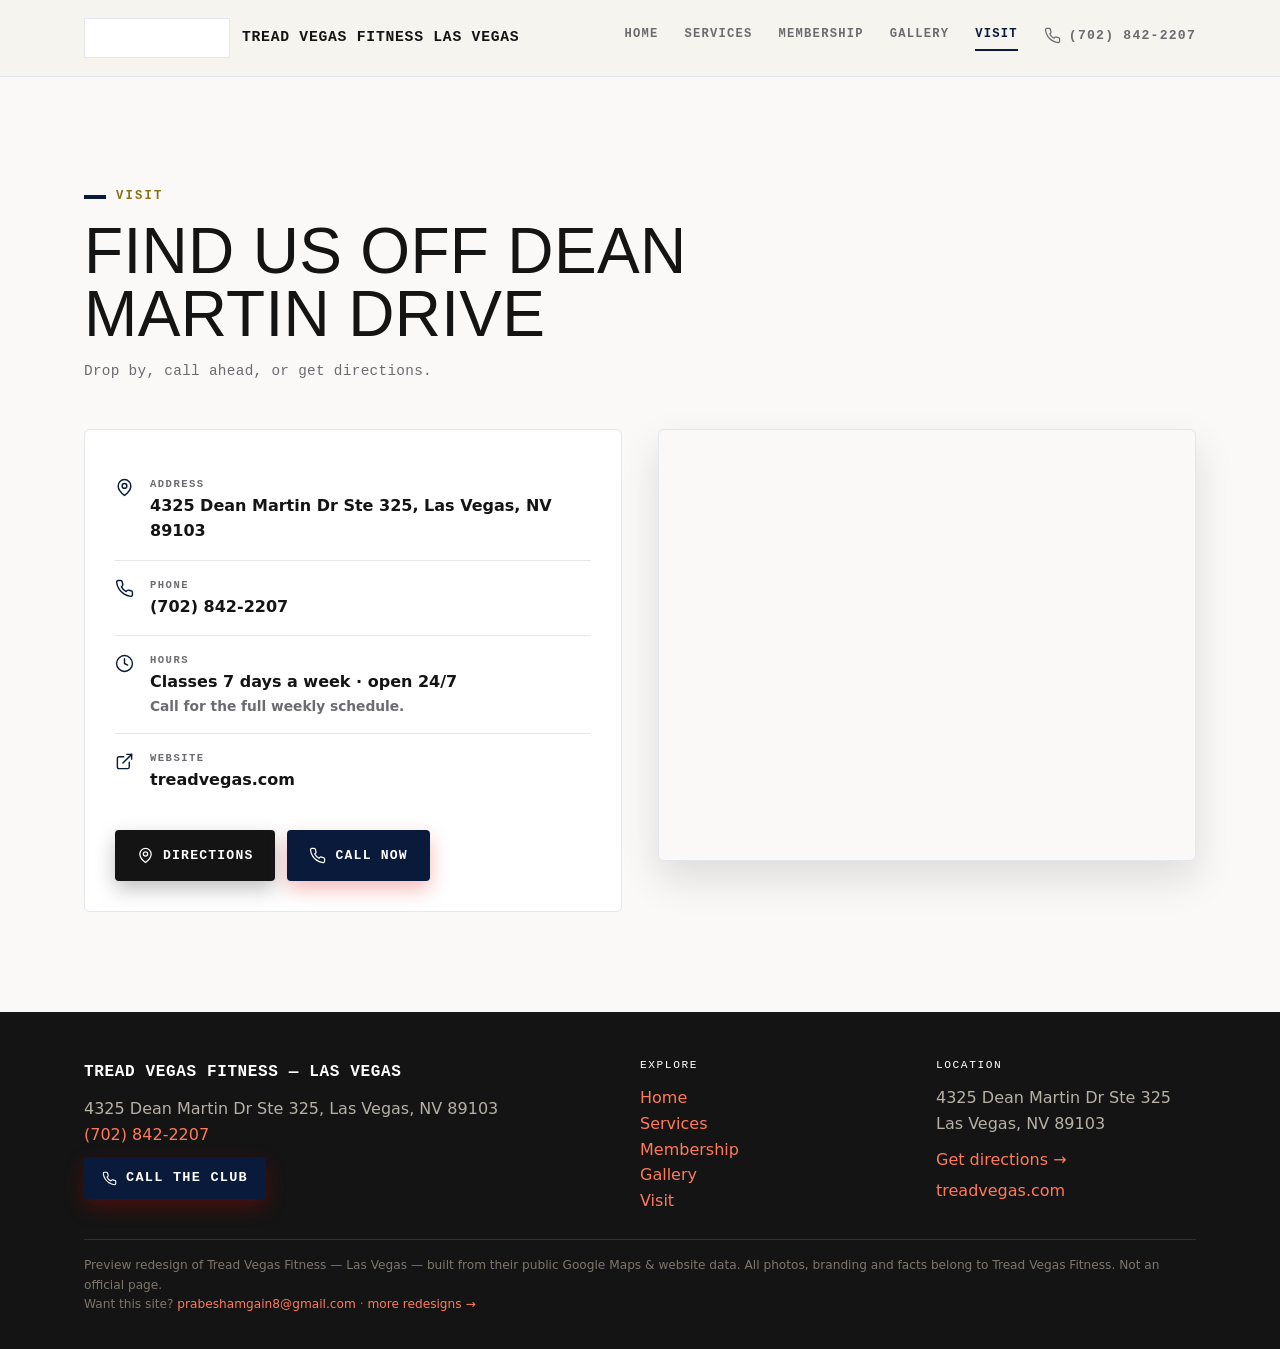
<file: contact.html>
<!DOCTYPE html>
<html lang="en"><head>
<meta charset="UTF-8"><meta name="viewport" content="width=device-width, initial-scale=1.0">
<title>Contact & Visit | Tread Vegas Fitness — Las Vegas</title>
<meta name="description" content="Address, phone, hours and map for Tread Vegas Fitness — Las Vegas.">
<link rel="icon" href="data:image/svg+xml,<svg xmlns='http://www.w3.org/2000/svg' viewBox='0 0 100 100'><rect width='100' height='100' rx='20' fill='%23900000'/><text x='50' y='68' font-size='52' font-family='Arial' font-weight='bold' text-anchor='middle' fill='%23ffffff'>G</text></svg>">
<link rel="preconnect" href="https://fonts.googleapis.com">
<link rel="preconnect" href="https://fonts.gstatic.com" crossorigin>
<link href="https://fonts.googleapis.com/css2?family=Outfit:wght@400;500;600;700;900&family=Montserrat:wght@400;600;700&display=swap" rel="stylesheet">
<meta property="og:title" content="Contact & Visit | Tread Vegas Fitness — Las Vegas">
<meta property="og:description" content="Address, phone, hours and map for Tread Vegas Fitness — Las Vegas.">
<meta property="og:image" content="https://openclaw011-web.github.io/tread-vegas-preview/img/og.jpg">
<meta property="og:type" content="website">
<meta property="og:url" content="https://openclaw011-web.github.io/tread-vegas-preview/">
<meta name="twitter:card" content="summary_large_image">
<link rel="stylesheet" href="css/site.css">
<style id='palette'>:root{--brand:#0a1a3a;--brand_dark:#071228;--brand_mid:#1e40af;--accent:#0a1a3a;--accent_soft:#e8edf7;--bg:#faf9f7;--ink:#141414;--muted:#6b6b70;--line:#e3e6ee;--stat_n:#4f7cd6;}</style>
</head><body>
<header><div class="wrap nav">
  <a class="brand" href="index.html"><img src="img/logo-chip.png" alt="Tread Vegas Fitness logo"><span>Tread Vegas Fitness&nbsp;Las Vegas</span></a>
  <nav class="nav-links" id="nav"><a href="index.html" class="">Home</a><a href="services.html" class="">Services</a><a href="membership.html" class="">Membership</a><a href="gallery.html" class="">Gallery</a><a href="contact.html" class="active">Visit</a><a class="nav-phone" href="tel:+17028422207"><svg width="17" height="17" viewBox="0 0 24 24" fill="none" stroke="currentColor" stroke-width="1.8" stroke-linecap="round" stroke-linejoin="round"><path d="M22 16.92v3a2 2 0 0 1-2.18 2 19.79 19.79 0 0 1-8.63-3.07 19.5 19.5 0 0 1-6-6 19.79 19.79 0 0 1-3.07-8.67A2 2 0 0 1 4.11 2h3a2 2 0 0 1 2 1.72c.13.96.36 1.9.7 2.81a2 2 0 0 1-.45 2.11L8.09 9.91a16 16 0 0 0 6 6l1.27-1.27a2 2 0 0 1 2.11-.45c.91.34 1.85.57 2.81.7A2 2 0 0 1 22 16.92z"/></svg><span>(702) 842-2207</span></a></nav>
  <button class="nav-toggle" aria-label="Menu" onclick="document.getElementById('nav').classList.toggle('open')"><svg width="22" height="22" viewBox="0 0 24 24" fill="none" stroke="currentColor" stroke-width="1.8" stroke-linecap="round" stroke-linejoin="round"><path d="M6.5 6.5v11M17.5 6.5v11M3 9.5v5M21 9.5v5M6.5 12h11M4 12h-.5M20.5 12H20"/></svg></button>
</div></header>
<div class="pagehead"><span class="eyebrow">Visit</span>
  <h1>Find us off Dean Martin Drive</h1>
  <p>Drop by, call ahead, or get directions.</p></div>
<section style="padding-top:10px"><div class="wrap">
  <div class="contact-grid">
    <div class="c-card"><div class="c-row"><span class="ic"><svg width="19" height="19" viewBox="0 0 24 24" fill="none" stroke="currentColor" stroke-width="1.8" stroke-linecap="round" stroke-linejoin="round"><path d="M20 10c0 6-8 12-8 12s-8-6-8-12a8 8 0 0 1 16 0Z"/><circle cx="12" cy="10" r="3"/></svg></span><div><div class="lab">Address</div><div class="val">4325 Dean Martin Dr Ste 325, Las Vegas, NV 89103<div style="font-size:.86rem;color:var(--muted)"></div></div></div></div><div class="c-row"><span class="ic"><svg width="19" height="19" viewBox="0 0 24 24" fill="none" stroke="currentColor" stroke-width="1.8" stroke-linecap="round" stroke-linejoin="round"><path d="M22 16.92v3a2 2 0 0 1-2.18 2 19.79 19.79 0 0 1-8.63-3.07 19.5 19.5 0 0 1-6-6 19.79 19.79 0 0 1-3.07-8.67A2 2 0 0 1 4.11 2h3a2 2 0 0 1 2 1.72c.13.96.36 1.9.7 2.81a2 2 0 0 1-.45 2.11L8.09 9.91a16 16 0 0 0 6 6l1.27-1.27a2 2 0 0 1 2.11-.45c.91.34 1.85.57 2.81.7A2 2 0 0 1 22 16.92z"/></svg></span><div><div class="lab">Phone</div><div class="val"><a href="tel:+17028422207">(702) 842-2207</a></div></div></div><div class="c-row"><span class="ic"><svg width="19" height="19" viewBox="0 0 24 24" fill="none" stroke="currentColor" stroke-width="1.8" stroke-linecap="round" stroke-linejoin="round"><circle cx="12" cy="12" r="10"/><polyline points="12 6 12 12 16 14"/></svg></span><div><div class="lab">Hours</div><div class="val">Classes 7 days a week · open 24/7<div style="font-size:.86rem;color:var(--muted)">Call for the full weekly schedule.</div></div></div></div><div class="c-row"><span class="ic"><svg width="19" height="19" viewBox="0 0 24 24" fill="none" stroke="currentColor" stroke-width="1.8" stroke-linecap="round" stroke-linejoin="round"><path d="M18 13v6a2 2 0 0 1-2 2H5a2 2 0 0 1-2-2V8a2 2 0 0 1 2-2h6"/><polyline points="15 3 21 3 21 9"/><line x1="10" y1="14" x2="21" y2="3"/></svg></span><div><div class="lab">Website</div><div class="val"><a href="https://treadvegas.com/central" target="_blank" rel="noopener">treadvegas.com</a></div></div></div>
      <div style="margin-top:22px;display:flex;gap:12px;flex-wrap:wrap">
        <a class="btn btn-primary" href="https://www.google.com/maps/search/tread+vegas+fitness+las+vegas" target="_blank" rel="noopener"><svg width="17" height="17" viewBox="0 0 24 24" fill="none" stroke="currentColor" stroke-width="1.8" stroke-linecap="round" stroke-linejoin="round"><path d="M20 10c0 6-8 12-8 12s-8-6-8-12a8 8 0 0 1 16 0Z"/><circle cx="12" cy="10" r="3"/></svg> Directions</a>
        <a class="btn btn-accent" href="tel:+17028422207"><svg width="17" height="17" viewBox="0 0 24 24" fill="none" stroke="currentColor" stroke-width="1.8" stroke-linecap="round" stroke-linejoin="round"><path d="M22 16.92v3a2 2 0 0 1-2.18 2 19.79 19.79 0 0 1-8.63-3.07 19.5 19.5 0 0 1-6-6 19.79 19.79 0 0 1-3.07-8.67A2 2 0 0 1 4.11 2h3a2 2 0 0 1 2 1.72c.13.96.36 1.9.7 2.81a2 2 0 0 1-.45 2.11L8.09 9.91a16 16 0 0 0 6 6l1.27-1.27a2 2 0 0 1 2.11-.45c.91.34 1.85.57 2.81.7A2 2 0 0 1 22 16.92z"/></svg> Call now</a>
      </div>
    </div>
    <div class="map-card"><iframe title="Map to Tread Vegas Fitness — Las Vegas" src="https://www.openstreetmap.org/export/embed.html?bbox=-115.1895%2C36.1051%2C-115.1761%2C36.1171&layer=mapnik&marker=36.1111%2C-115.1828" width="100%" height="430" style="border:0;display:block"></iframe></div>
  </div>
</div></section><footer><div class="wrap">
  <div class="f-grid">
    <div>
      <div class="f-brand">Tread Vegas Fitness — Las Vegas</div>
      <div>4325 Dean Martin Dr Ste 325, Las Vegas, NV 89103</div>
      <div><a href="tel:+17028422207">(702) 842-2207</a></div>
      <div style="margin-top:10px"><a href="tel:+17028422207" class="btn btn-accent" style="font-size:.85rem;padding:10px 18px"><svg width="15" height="15" viewBox="0 0 24 24" fill="none" stroke="currentColor" stroke-width="1.8" stroke-linecap="round" stroke-linejoin="round"><path d="M22 16.92v3a2 2 0 0 1-2.18 2 19.79 19.79 0 0 1-8.63-3.07 19.5 19.5 0 0 1-6-6 19.79 19.79 0 0 1-3.07-8.67A2 2 0 0 1 4.11 2h3a2 2 0 0 1 2 1.72c.13.96.36 1.9.7 2.81a2 2 0 0 1-.45 2.11L8.09 9.91a16 16 0 0 0 6 6l1.27-1.27a2 2 0 0 1 2.11-.45c.91.34 1.85.57 2.81.7A2 2 0 0 1 22 16.92z"/></svg> Call the club</a></div>
    </div>
    <div><h4>Explore</h4><div><a href="index.html">Home</a></div><div><a href="services.html">Services</a></div><div><a href="membership.html">Membership</a></div><div><a href="gallery.html">Gallery</a></div><div><a href="contact.html">Visit</a></div></div>
    <div><h4>Location</h4><div>4325 Dean Martin Dr Ste 325</div><div>Las Vegas, NV 89103</div>
      <div style="margin-top:10px"><a href="https://www.google.com/maps/search/tread+vegas+fitness+las+vegas" target="_blank" rel="noopener">Get directions →</a></div>
      <div style="margin-top:6px"><a href="https://treadvegas.com/central" target="_blank" rel="noopener">treadvegas.com</a></div></div>
  </div>
  <div class="note">Preview redesign of Tread Vegas Fitness — Las Vegas — built from their public Google Maps &amp; website data. All photos, branding and facts belong to Tread Vegas Fitness. Not an official page.<br>Want this site? <a href="mailto:prabeshamgain8@gmail.com">prabeshamgain8@gmail.com</a> · <a href="https://openclaw011-web.github.io/gym-redesigns/">more redesigns →</a></div>
</div></footer>
<script>document.getElementById('nav')&&null;</script>
</body></html>
</file>
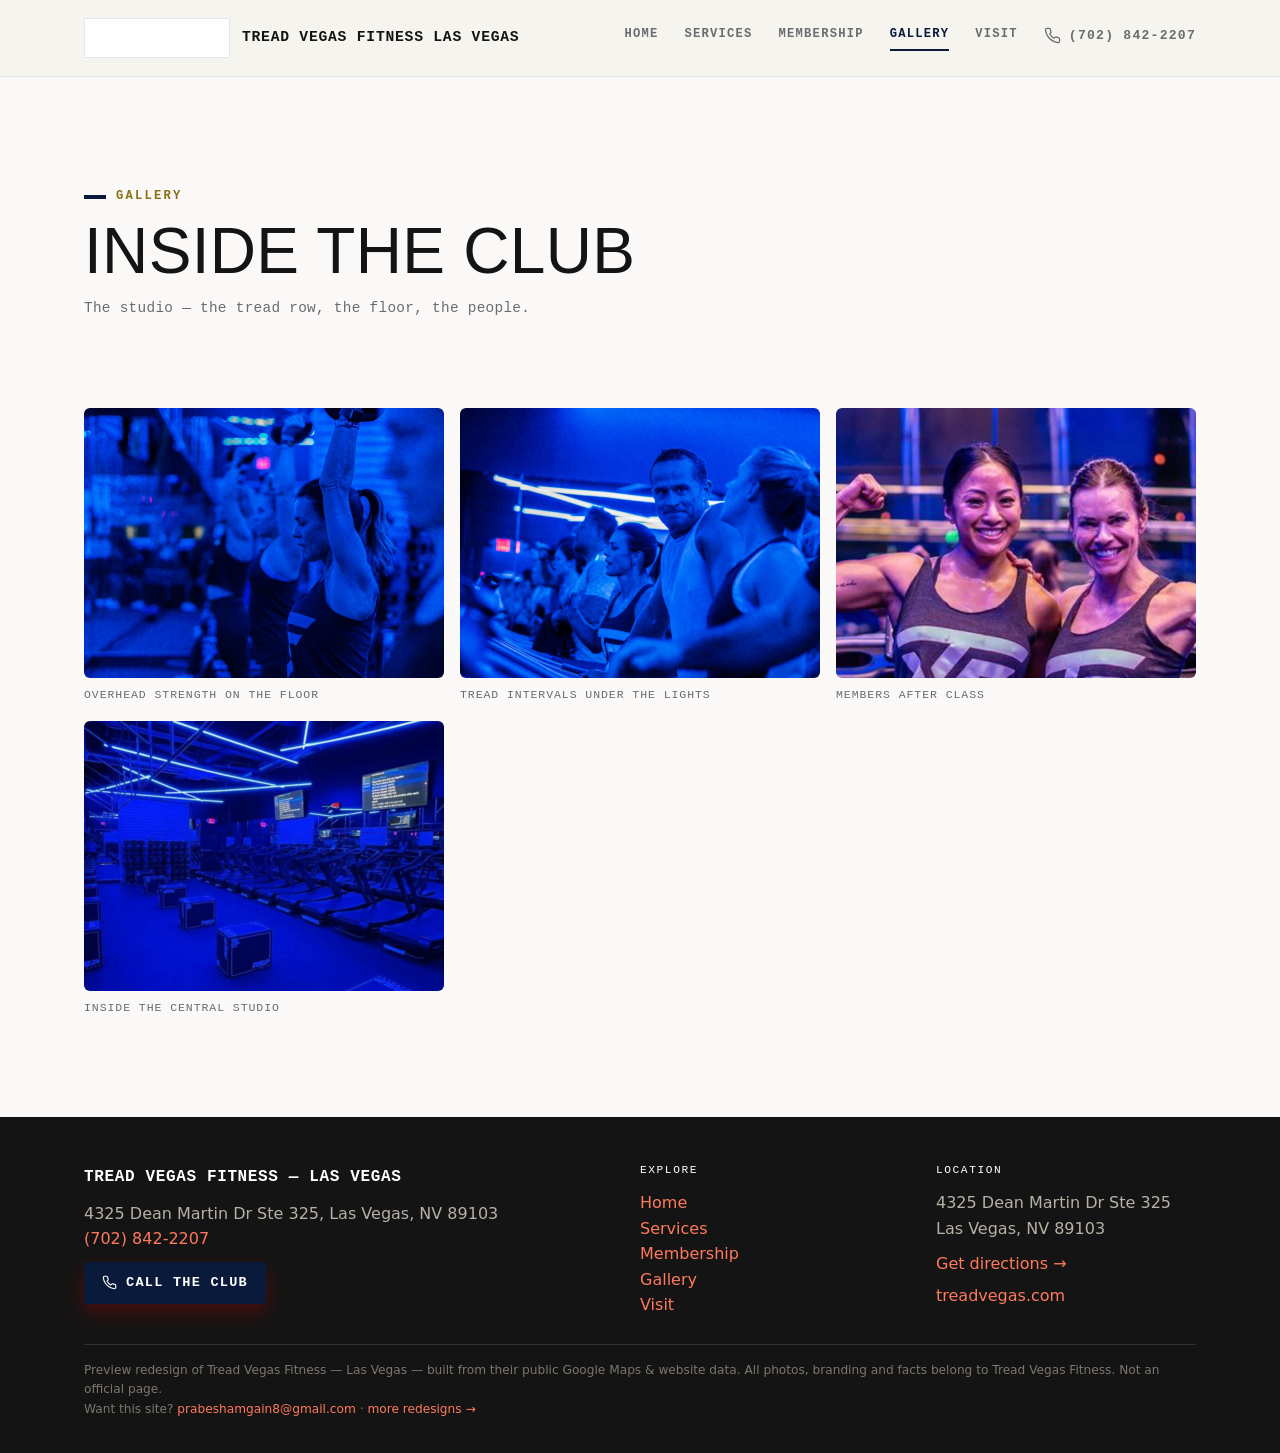
<file: gallery.html>
<!DOCTYPE html>
<html lang="en"><head>
<meta charset="UTF-8"><meta name="viewport" content="width=device-width, initial-scale=1.0">
<title>Gallery | Tread Vegas Fitness — Las Vegas</title>
<meta name="description" content="Photos inside Tread Vegas Fitness — Las Vegas.">
<link rel="icon" href="data:image/svg+xml,<svg xmlns='http://www.w3.org/2000/svg' viewBox='0 0 100 100'><rect width='100' height='100' rx='20' fill='%23900000'/><text x='50' y='68' font-size='52' font-family='Arial' font-weight='bold' text-anchor='middle' fill='%23ffffff'>G</text></svg>">
<link rel="preconnect" href="https://fonts.googleapis.com">
<link rel="preconnect" href="https://fonts.gstatic.com" crossorigin>
<link href="https://fonts.googleapis.com/css2?family=Outfit:wght@400;500;600;700;900&family=Montserrat:wght@400;600;700&display=swap" rel="stylesheet">
<meta property="og:title" content="Gallery | Tread Vegas Fitness — Las Vegas">
<meta property="og:description" content="Photos inside Tread Vegas Fitness — Las Vegas.">
<meta property="og:image" content="https://openclaw011-web.github.io/tread-vegas-preview/img/og.jpg">
<meta property="og:type" content="website">
<meta property="og:url" content="https://openclaw011-web.github.io/tread-vegas-preview/">
<meta name="twitter:card" content="summary_large_image">
<link rel="stylesheet" href="css/site.css">
<style id='palette'>:root{--brand:#0a1a3a;--brand_dark:#071228;--brand_mid:#1e40af;--accent:#0a1a3a;--accent_soft:#e8edf7;--bg:#faf9f7;--ink:#141414;--muted:#6b6b70;--line:#e3e6ee;--stat_n:#4f7cd6;}</style>
</head><body>
<header><div class="wrap nav">
  <a class="brand" href="index.html"><img src="img/logo-chip.png" alt="Tread Vegas Fitness logo"><span>Tread Vegas Fitness&nbsp;Las Vegas</span></a>
  <nav class="nav-links" id="nav"><a href="index.html" class="">Home</a><a href="services.html" class="">Services</a><a href="membership.html" class="">Membership</a><a href="gallery.html" class="active">Gallery</a><a href="contact.html" class="">Visit</a><a class="nav-phone" href="tel:+17028422207"><svg width="17" height="17" viewBox="0 0 24 24" fill="none" stroke="currentColor" stroke-width="1.8" stroke-linecap="round" stroke-linejoin="round"><path d="M22 16.92v3a2 2 0 0 1-2.18 2 19.79 19.79 0 0 1-8.63-3.07 19.5 19.5 0 0 1-6-6 19.79 19.79 0 0 1-3.07-8.67A2 2 0 0 1 4.11 2h3a2 2 0 0 1 2 1.72c.13.96.36 1.9.7 2.81a2 2 0 0 1-.45 2.11L8.09 9.91a16 16 0 0 0 6 6l1.27-1.27a2 2 0 0 1 2.11-.45c.91.34 1.85.57 2.81.7A2 2 0 0 1 22 16.92z"/></svg><span>(702) 842-2207</span></a></nav>
  <button class="nav-toggle" aria-label="Menu" onclick="document.getElementById('nav').classList.toggle('open')"><svg width="22" height="22" viewBox="0 0 24 24" fill="none" stroke="currentColor" stroke-width="1.8" stroke-linecap="round" stroke-linejoin="round"><path d="M6.5 6.5v11M17.5 6.5v11M3 9.5v5M21 9.5v5M6.5 12h11M4 12h-.5M20.5 12H20"/></svg></button>
</div></header>
<div class="pagehead"><span class="eyebrow">Gallery</span>
  <h1>Inside the club</h1>
  <p>The studio — the tread row, the floor, the people.</p></div>
<section><div class="wrap"><div class="gallery"><figure class="g-item"><a href="img/hero.jpg" target="_blank"><img src="img/hero.jpg" alt="Overhead strength on the floor"></a><figcaption>Overhead strength on the floor</figcaption></figure><figure class="g-item"><a href="img/tread.jpg" target="_blank"><img src="img/tread.jpg" alt="Tread intervals under the lights"></a><figcaption>Tread intervals under the lights</figcaption></figure><figure class="g-item"><a href="img/lounge.jpg" target="_blank"><img src="img/lounge.jpg" alt="Members after class"></a><figcaption>Members after class</figcaption></figure><figure class="g-item"><a href="img/interior.jpg" target="_blank"><img src="img/interior.jpg" alt="Inside the Central studio"></a><figcaption>Inside the Central studio</figcaption></figure></div></div></section><footer><div class="wrap">
  <div class="f-grid">
    <div>
      <div class="f-brand">Tread Vegas Fitness — Las Vegas</div>
      <div>4325 Dean Martin Dr Ste 325, Las Vegas, NV 89103</div>
      <div><a href="tel:+17028422207">(702) 842-2207</a></div>
      <div style="margin-top:10px"><a href="tel:+17028422207" class="btn btn-accent" style="font-size:.85rem;padding:10px 18px"><svg width="15" height="15" viewBox="0 0 24 24" fill="none" stroke="currentColor" stroke-width="1.8" stroke-linecap="round" stroke-linejoin="round"><path d="M22 16.92v3a2 2 0 0 1-2.18 2 19.79 19.79 0 0 1-8.63-3.07 19.5 19.5 0 0 1-6-6 19.79 19.79 0 0 1-3.07-8.67A2 2 0 0 1 4.11 2h3a2 2 0 0 1 2 1.72c.13.96.36 1.9.7 2.81a2 2 0 0 1-.45 2.11L8.09 9.91a16 16 0 0 0 6 6l1.27-1.27a2 2 0 0 1 2.11-.45c.91.34 1.85.57 2.81.7A2 2 0 0 1 22 16.92z"/></svg> Call the club</a></div>
    </div>
    <div><h4>Explore</h4><div><a href="index.html">Home</a></div><div><a href="services.html">Services</a></div><div><a href="membership.html">Membership</a></div><div><a href="gallery.html">Gallery</a></div><div><a href="contact.html">Visit</a></div></div>
    <div><h4>Location</h4><div>4325 Dean Martin Dr Ste 325</div><div>Las Vegas, NV 89103</div>
      <div style="margin-top:10px"><a href="https://www.google.com/maps/search/tread+vegas+fitness+las+vegas" target="_blank" rel="noopener">Get directions →</a></div>
      <div style="margin-top:6px"><a href="https://treadvegas.com/central" target="_blank" rel="noopener">treadvegas.com</a></div></div>
  </div>
  <div class="note">Preview redesign of Tread Vegas Fitness — Las Vegas — built from their public Google Maps &amp; website data. All photos, branding and facts belong to Tread Vegas Fitness. Not an official page.<br>Want this site? <a href="mailto:prabeshamgain8@gmail.com">prabeshamgain8@gmail.com</a> · <a href="https://openclaw011-web.github.io/gym-redesigns/">more redesigns →</a></div>
</div></footer>
<script>document.getElementById('nav')&&null;</script>
</body></html>
</file>
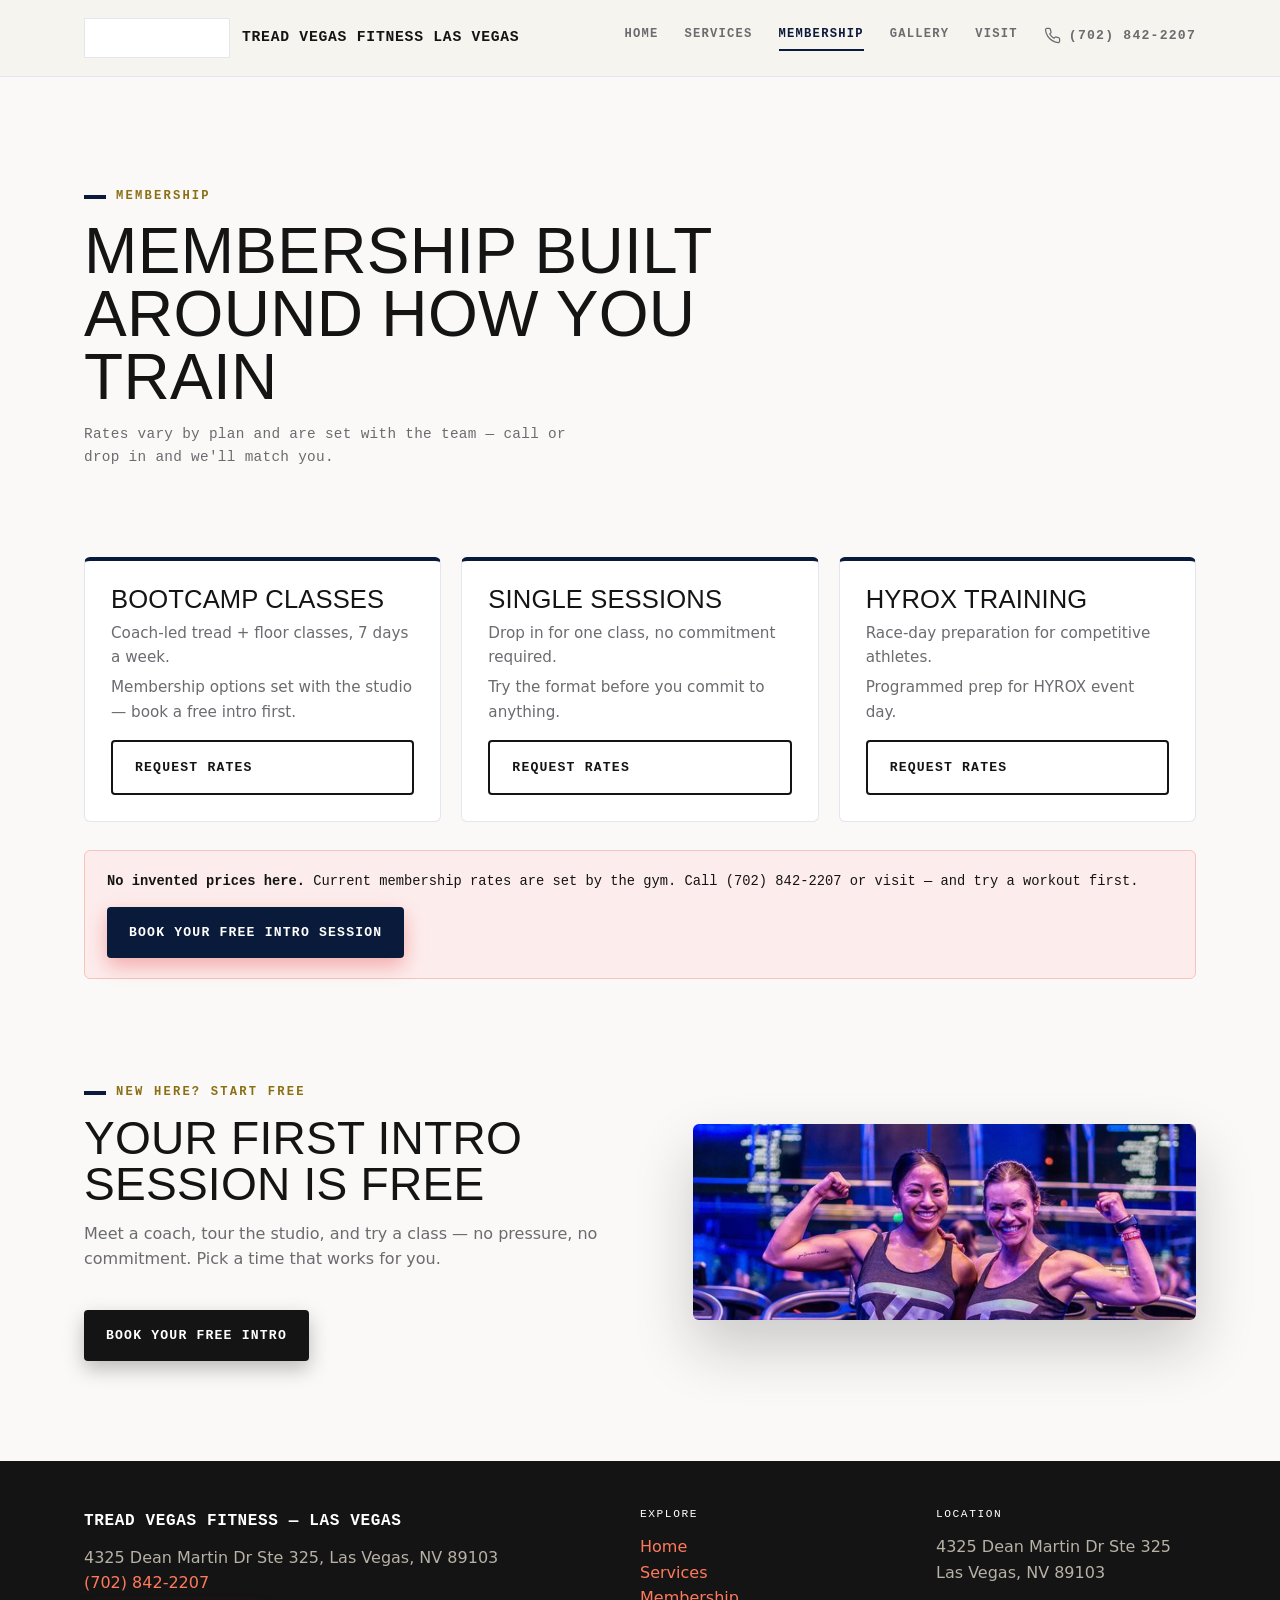
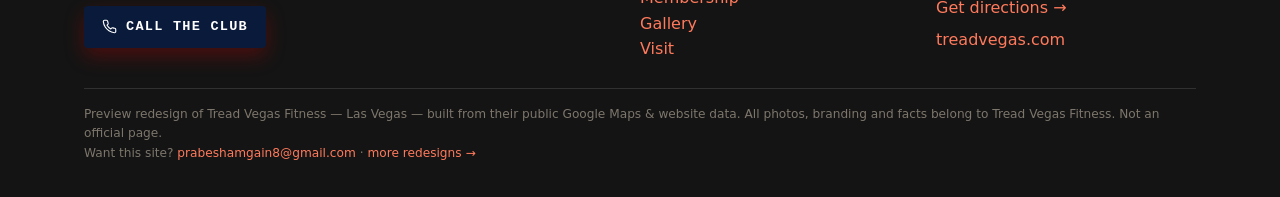
<file: membership.html>
<!DOCTYPE html>
<html lang="en"><head>
<meta charset="UTF-8"><meta name="viewport" content="width=device-width, initial-scale=1.0">
<title>Membership | Tread Vegas Fitness — Las Vegas</title>
<meta name="description" content="Membership options at Tread Vegas Fitness — Las Vegas.">
<link rel="icon" href="data:image/svg+xml,<svg xmlns='http://www.w3.org/2000/svg' viewBox='0 0 100 100'><rect width='100' height='100' rx='20' fill='%23900000'/><text x='50' y='68' font-size='52' font-family='Arial' font-weight='bold' text-anchor='middle' fill='%23ffffff'>G</text></svg>">
<link rel="preconnect" href="https://fonts.googleapis.com">
<link rel="preconnect" href="https://fonts.gstatic.com" crossorigin>
<link href="https://fonts.googleapis.com/css2?family=Outfit:wght@400;500;600;700;900&family=Montserrat:wght@400;600;700&display=swap" rel="stylesheet">
<meta property="og:title" content="Membership | Tread Vegas Fitness — Las Vegas">
<meta property="og:description" content="Membership options at Tread Vegas Fitness — Las Vegas.">
<meta property="og:image" content="https://openclaw011-web.github.io/tread-vegas-preview/img/og.jpg">
<meta property="og:type" content="website">
<meta property="og:url" content="https://openclaw011-web.github.io/tread-vegas-preview/">
<meta name="twitter:card" content="summary_large_image">
<link rel="stylesheet" href="css/site.css">
<style id='palette'>:root{--brand:#0a1a3a;--brand_dark:#071228;--brand_mid:#1e40af;--accent:#0a1a3a;--accent_soft:#e8edf7;--bg:#faf9f7;--ink:#141414;--muted:#6b6b70;--line:#e3e6ee;--stat_n:#4f7cd6;}</style>
</head><body>
<header><div class="wrap nav">
  <a class="brand" href="index.html"><img src="img/logo-chip.png" alt="Tread Vegas Fitness logo"><span>Tread Vegas Fitness&nbsp;Las Vegas</span></a>
  <nav class="nav-links" id="nav"><a href="index.html" class="">Home</a><a href="services.html" class="">Services</a><a href="membership.html" class="active">Membership</a><a href="gallery.html" class="">Gallery</a><a href="contact.html" class="">Visit</a><a class="nav-phone" href="tel:+17028422207"><svg width="17" height="17" viewBox="0 0 24 24" fill="none" stroke="currentColor" stroke-width="1.8" stroke-linecap="round" stroke-linejoin="round"><path d="M22 16.92v3a2 2 0 0 1-2.18 2 19.79 19.79 0 0 1-8.63-3.07 19.5 19.5 0 0 1-6-6 19.79 19.79 0 0 1-3.07-8.67A2 2 0 0 1 4.11 2h3a2 2 0 0 1 2 1.72c.13.96.36 1.9.7 2.81a2 2 0 0 1-.45 2.11L8.09 9.91a16 16 0 0 0 6 6l1.27-1.27a2 2 0 0 1 2.11-.45c.91.34 1.85.57 2.81.7A2 2 0 0 1 22 16.92z"/></svg><span>(702) 842-2207</span></a></nav>
  <button class="nav-toggle" aria-label="Menu" onclick="document.getElementById('nav').classList.toggle('open')"><svg width="22" height="22" viewBox="0 0 24 24" fill="none" stroke="currentColor" stroke-width="1.8" stroke-linecap="round" stroke-linejoin="round"><path d="M6.5 6.5v11M17.5 6.5v11M3 9.5v5M21 9.5v5M6.5 12h11M4 12h-.5M20.5 12H20"/></svg></button>
</div></header>
<div class="pagehead"><span class="eyebrow">Membership</span>
  <h1>Membership built around how you train</h1>
  <p>Rates vary by plan and are set with the team — call or drop in and we'll match you.</p></div>
<section><div class="wrap">
  <div class="pricing"><div class="card"><h3>Bootcamp Classes</h3><p>Coach-led tread + floor classes, 7 days a week.</p><p style="margin-top:6px">Membership options set with the studio — book a free intro first.</p><a class="btn btn-ghost" href="contact.html" style="margin-top:16px">Request rates</a></div><div class="card"><h3>Single Sessions</h3><p>Drop in for one class, no commitment required.</p><p style="margin-top:6px">Try the format before you commit to anything.</p><a class="btn btn-ghost" href="contact.html" style="margin-top:16px">Request rates</a></div><div class="card"><h3>HYROX Training</h3><p>Race-day preparation for competitive athletes.</p><p style="margin-top:6px">Programmed prep for HYROX event day.</p><a class="btn btn-ghost" href="contact.html" style="margin-top:16px">Request rates</a></div></div>
  <div class="price-note">
    <strong>No invented prices here.</strong> Current membership rates are set by the gym. Call (702) 842-2207 or visit — and try a workout first.
    <div style="margin-top:14px"><a class="btn btn-accent" href="https://treadvegas.com/central" target="_blank" rel="noopener">Book your free intro session</a></div>
  </div>
</div></section>

<section><div class="wrap">
  <div class="split">
    <div>
      <div class="sec-head "><span class="eyebrow">New here? Start free</span><h2>Your first intro session is free</h2><p>Meet a coach, tour the studio, and try a class — no pressure, no commitment. Pick a time that works for you.</p></div>
      <a class="btn btn-primary" href="https://treadvegas.com/central" target="_blank" rel="noopener">Book your free intro</a>
    </div>
    <img src="img/lounge.jpg" alt="Your first intro session is free">
  </div>
</div></section>
<footer><div class="wrap">
  <div class="f-grid">
    <div>
      <div class="f-brand">Tread Vegas Fitness — Las Vegas</div>
      <div>4325 Dean Martin Dr Ste 325, Las Vegas, NV 89103</div>
      <div><a href="tel:+17028422207">(702) 842-2207</a></div>
      <div style="margin-top:10px"><a href="tel:+17028422207" class="btn btn-accent" style="font-size:.85rem;padding:10px 18px"><svg width="15" height="15" viewBox="0 0 24 24" fill="none" stroke="currentColor" stroke-width="1.8" stroke-linecap="round" stroke-linejoin="round"><path d="M22 16.92v3a2 2 0 0 1-2.18 2 19.79 19.79 0 0 1-8.63-3.07 19.5 19.5 0 0 1-6-6 19.79 19.79 0 0 1-3.07-8.67A2 2 0 0 1 4.11 2h3a2 2 0 0 1 2 1.72c.13.96.36 1.9.7 2.81a2 2 0 0 1-.45 2.11L8.09 9.91a16 16 0 0 0 6 6l1.27-1.27a2 2 0 0 1 2.11-.45c.91.34 1.85.57 2.81.7A2 2 0 0 1 22 16.92z"/></svg> Call the club</a></div>
    </div>
    <div><h4>Explore</h4><div><a href="index.html">Home</a></div><div><a href="services.html">Services</a></div><div><a href="membership.html">Membership</a></div><div><a href="gallery.html">Gallery</a></div><div><a href="contact.html">Visit</a></div></div>
    <div><h4>Location</h4><div>4325 Dean Martin Dr Ste 325</div><div>Las Vegas, NV 89103</div>
      <div style="margin-top:10px"><a href="https://www.google.com/maps/search/tread+vegas+fitness+las+vegas" target="_blank" rel="noopener">Get directions →</a></div>
      <div style="margin-top:6px"><a href="https://treadvegas.com/central" target="_blank" rel="noopener">treadvegas.com</a></div></div>
  </div>
  <div class="note">Preview redesign of Tread Vegas Fitness — Las Vegas — built from their public Google Maps &amp; website data. All photos, branding and facts belong to Tread Vegas Fitness. Not an official page.<br>Want this site? <a href="mailto:prabeshamgain8@gmail.com">prabeshamgain8@gmail.com</a> · <a href="https://openclaw011-web.github.io/gym-redesigns/">more redesigns →</a></div>
</div></footer>
<script>document.getElementById('nav')&&null;</script>
</body></html>
</file>
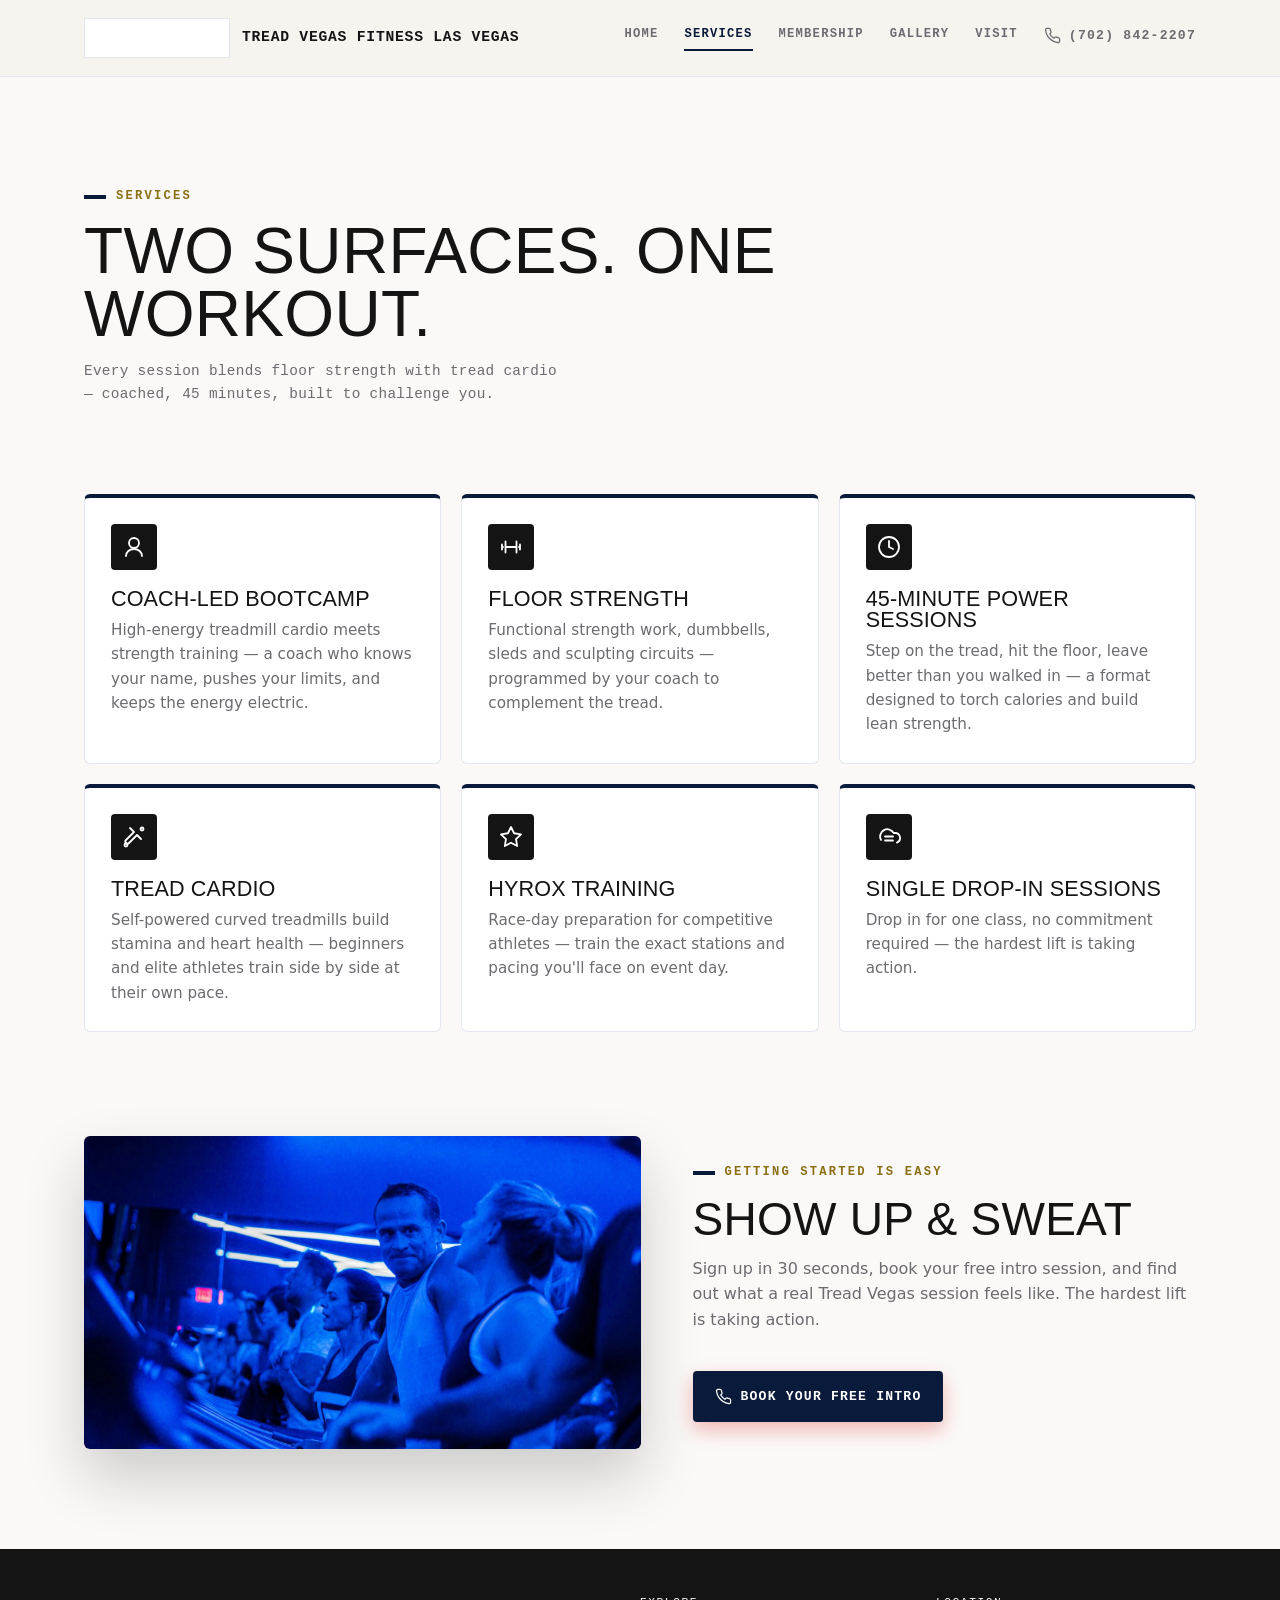
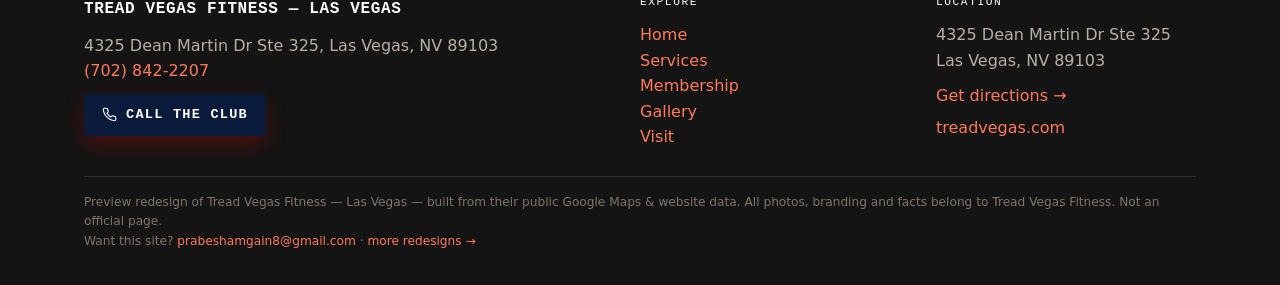
<file: services.html>
<!DOCTYPE html>
<html lang="en"><head>
<meta charset="UTF-8"><meta name="viewport" content="width=device-width, initial-scale=1.0">
<title>Services | Tread Vegas Fitness — Las Vegas</title>
<meta name="description" content="Services and amenities at Tread Vegas Fitness — Las Vegas.">
<link rel="icon" href="data:image/svg+xml,<svg xmlns='http://www.w3.org/2000/svg' viewBox='0 0 100 100'><rect width='100' height='100' rx='20' fill='%23900000'/><text x='50' y='68' font-size='52' font-family='Arial' font-weight='bold' text-anchor='middle' fill='%23ffffff'>G</text></svg>">
<link rel="preconnect" href="https://fonts.googleapis.com">
<link rel="preconnect" href="https://fonts.gstatic.com" crossorigin>
<link href="https://fonts.googleapis.com/css2?family=Outfit:wght@400;500;600;700;900&family=Montserrat:wght@400;600;700&display=swap" rel="stylesheet">
<meta property="og:title" content="Services | Tread Vegas Fitness — Las Vegas">
<meta property="og:description" content="Services and amenities at Tread Vegas Fitness — Las Vegas.">
<meta property="og:image" content="https://openclaw011-web.github.io/tread-vegas-preview/img/og.jpg">
<meta property="og:type" content="website">
<meta property="og:url" content="https://openclaw011-web.github.io/tread-vegas-preview/">
<meta name="twitter:card" content="summary_large_image">
<link rel="stylesheet" href="css/site.css">
<style id='palette'>:root{--brand:#0a1a3a;--brand_dark:#071228;--brand_mid:#1e40af;--accent:#0a1a3a;--accent_soft:#e8edf7;--bg:#faf9f7;--ink:#141414;--muted:#6b6b70;--line:#e3e6ee;--stat_n:#4f7cd6;}</style>
</head><body>
<header><div class="wrap nav">
  <a class="brand" href="index.html"><img src="img/logo-chip.png" alt="Tread Vegas Fitness logo"><span>Tread Vegas Fitness&nbsp;Las Vegas</span></a>
  <nav class="nav-links" id="nav"><a href="index.html" class="">Home</a><a href="services.html" class="active">Services</a><a href="membership.html" class="">Membership</a><a href="gallery.html" class="">Gallery</a><a href="contact.html" class="">Visit</a><a class="nav-phone" href="tel:+17028422207"><svg width="17" height="17" viewBox="0 0 24 24" fill="none" stroke="currentColor" stroke-width="1.8" stroke-linecap="round" stroke-linejoin="round"><path d="M22 16.92v3a2 2 0 0 1-2.18 2 19.79 19.79 0 0 1-8.63-3.07 19.5 19.5 0 0 1-6-6 19.79 19.79 0 0 1-3.07-8.67A2 2 0 0 1 4.11 2h3a2 2 0 0 1 2 1.72c.13.96.36 1.9.7 2.81a2 2 0 0 1-.45 2.11L8.09 9.91a16 16 0 0 0 6 6l1.27-1.27a2 2 0 0 1 2.11-.45c.91.34 1.85.57 2.81.7A2 2 0 0 1 22 16.92z"/></svg><span>(702) 842-2207</span></a></nav>
  <button class="nav-toggle" aria-label="Menu" onclick="document.getElementById('nav').classList.toggle('open')"><svg width="22" height="22" viewBox="0 0 24 24" fill="none" stroke="currentColor" stroke-width="1.8" stroke-linecap="round" stroke-linejoin="round"><path d="M6.5 6.5v11M17.5 6.5v11M3 9.5v5M21 9.5v5M6.5 12h11M4 12h-.5M20.5 12H20"/></svg></button>
</div></header>
<div class="pagehead"><span class="eyebrow">Services</span>
  <h1>Two surfaces. One workout.</h1>
  <p>Every session blends floor strength with tread cardio — coached, 45 minutes, built to challenge you.</p></div>
<section><div class="wrap">
  <div class="grid">
    <div class="card"><div class="ic"><svg width="24" height="24" viewBox="0 0 24 24" fill="none" stroke="currentColor" stroke-width="1.8" stroke-linecap="round" stroke-linejoin="round"><circle cx="12" cy="8" r="5"/><path d="M4 21c0-4 3.6-7 8-7s8 3 8 7"/></svg></div><h3>Coach-led bootcamp</h3><p>High-energy treadmill cardio meets strength training — a coach who knows your name, pushes your limits, and keeps the energy electric.</p></div><div class="card"><div class="ic"><svg width="24" height="24" viewBox="0 0 24 24" fill="none" stroke="currentColor" stroke-width="1.8" stroke-linecap="round" stroke-linejoin="round"><path d="M6.5 6.5v11M17.5 6.5v11M3 9.5v5M21 9.5v5M6.5 12h11M4 12h-.5M20.5 12H20"/></svg></div><h3>Floor strength</h3><p>Functional strength work, dumbbells, sleds and sculpting circuits — programmed by your coach to complement the tread.</p></div><div class="card"><div class="ic"><svg width="24" height="24" viewBox="0 0 24 24" fill="none" stroke="currentColor" stroke-width="1.8" stroke-linecap="round" stroke-linejoin="round"><circle cx="12" cy="12" r="10"/><polyline points="12 6 12 12 16 14"/></svg></div><h3>45-minute power sessions</h3><p>Step on the tread, hit the floor, leave better than you walked in — a format designed to torch calories and build lean strength.</p></div><div class="card"><div class="ic"><svg width="24" height="24" viewBox="0 0 24 24" fill="none" stroke="currentColor" stroke-width="1.8" stroke-linecap="round" stroke-linejoin="round"><path d="M8 3l4 4L4 15c-1 1-1 2 0 3 1 1 2 1 3 0l8-8 4 4"/><circle cx="4" cy="20" r="1.5"/><circle cx="20" cy="4" r="1.5"/></svg></div><h3>Tread cardio</h3><p>Self-powered curved treadmills build stamina and heart health — beginners and elite athletes train side by side at their own pace.</p></div><div class="card"><div class="ic"><svg width="24" height="24" viewBox="0 0 24 24" fill="none" stroke="currentColor" stroke-width="1.8" stroke-linecap="round" stroke-linejoin="round"><polygon points="12 2 15.09 8.26 22 9.27 17 14.14 18.18 21.02 12 17.77 5.82 21.02 7 14.14 2 9.27 8.91 8.26 12 2"/></svg></div><h3>HYROX training</h3><p>Race-day preparation for competitive athletes — train the exact stations and pacing you'll face on event day.</p></div><div class="card"><div class="ic"><svg width="24" height="24" viewBox="0 0 24 24" fill="none" stroke="currentColor" stroke-width="1.8" stroke-linecap="round" stroke-linejoin="round"><path d="M20 17.6A5 5 0 0 0 18 8h-1.3A7 7 0 1 0 4 14.9"/><line x1="16" y1="11.5" x2="8" y2="11.5"/><line x1="16" y1="15.5" x2="8" y2="15.5"/></svg></div><h3>Single drop-in sessions</h3><p>Drop in for one class, no commitment required — the hardest lift is taking action.</p></div>
  </div>
</div></section>
<section id="includes"><div class="wrap">
  <div class="split">
    <img src="img/tread.jpg" alt="Show up & sweat">
    <div>
      <div class="sec-head "><span class="eyebrow">Getting started is easy</span><h2>Show up & sweat</h2><p>Sign up in 30 seconds, book your free intro session, and find out what a real Tread Vegas session feels like. The hardest lift is taking action.</p></div>
      <div style="margin-top:22px"><a class="btn btn-accent" href="https://treadvegas.com/central"><svg width="17" height="17" viewBox="0 0 24 24" fill="none" stroke="currentColor" stroke-width="1.8" stroke-linecap="round" stroke-linejoin="round"><path d="M22 16.92v3a2 2 0 0 1-2.18 2 19.79 19.79 0 0 1-8.63-3.07 19.5 19.5 0 0 1-6-6 19.79 19.79 0 0 1-3.07-8.67A2 2 0 0 1 4.11 2h3a2 2 0 0 1 2 1.72c.13.96.36 1.9.7 2.81a2 2 0 0 1-.45 2.11L8.09 9.91a16 16 0 0 0 6 6l1.27-1.27a2 2 0 0 1 2.11-.45c.91.34 1.85.57 2.81.7A2 2 0 0 1 22 16.92z"/></svg> Book your free intro</a></div>
    </div>
  </div>
</div></section>
<footer><div class="wrap">
  <div class="f-grid">
    <div>
      <div class="f-brand">Tread Vegas Fitness — Las Vegas</div>
      <div>4325 Dean Martin Dr Ste 325, Las Vegas, NV 89103</div>
      <div><a href="tel:+17028422207">(702) 842-2207</a></div>
      <div style="margin-top:10px"><a href="tel:+17028422207" class="btn btn-accent" style="font-size:.85rem;padding:10px 18px"><svg width="15" height="15" viewBox="0 0 24 24" fill="none" stroke="currentColor" stroke-width="1.8" stroke-linecap="round" stroke-linejoin="round"><path d="M22 16.92v3a2 2 0 0 1-2.18 2 19.79 19.79 0 0 1-8.63-3.07 19.5 19.5 0 0 1-6-6 19.79 19.79 0 0 1-3.07-8.67A2 2 0 0 1 4.11 2h3a2 2 0 0 1 2 1.72c.13.96.36 1.9.7 2.81a2 2 0 0 1-.45 2.11L8.09 9.91a16 16 0 0 0 6 6l1.27-1.27a2 2 0 0 1 2.11-.45c.91.34 1.85.57 2.81.7A2 2 0 0 1 22 16.92z"/></svg> Call the club</a></div>
    </div>
    <div><h4>Explore</h4><div><a href="index.html">Home</a></div><div><a href="services.html">Services</a></div><div><a href="membership.html">Membership</a></div><div><a href="gallery.html">Gallery</a></div><div><a href="contact.html">Visit</a></div></div>
    <div><h4>Location</h4><div>4325 Dean Martin Dr Ste 325</div><div>Las Vegas, NV 89103</div>
      <div style="margin-top:10px"><a href="https://www.google.com/maps/search/tread+vegas+fitness+las+vegas" target="_blank" rel="noopener">Get directions →</a></div>
      <div style="margin-top:6px"><a href="https://treadvegas.com/central" target="_blank" rel="noopener">treadvegas.com</a></div></div>
  </div>
  <div class="note">Preview redesign of Tread Vegas Fitness — Las Vegas — built from their public Google Maps &amp; website data. All photos, branding and facts belong to Tread Vegas Fitness. Not an official page.<br>Want this site? <a href="mailto:prabeshamgain8@gmail.com">prabeshamgain8@gmail.com</a> · <a href="https://openclaw011-web.github.io/gym-redesigns/">more redesigns →</a></div>
</div></footer>
<script>document.getElementById('nav')&&null;</script>
</body></html>
</file>
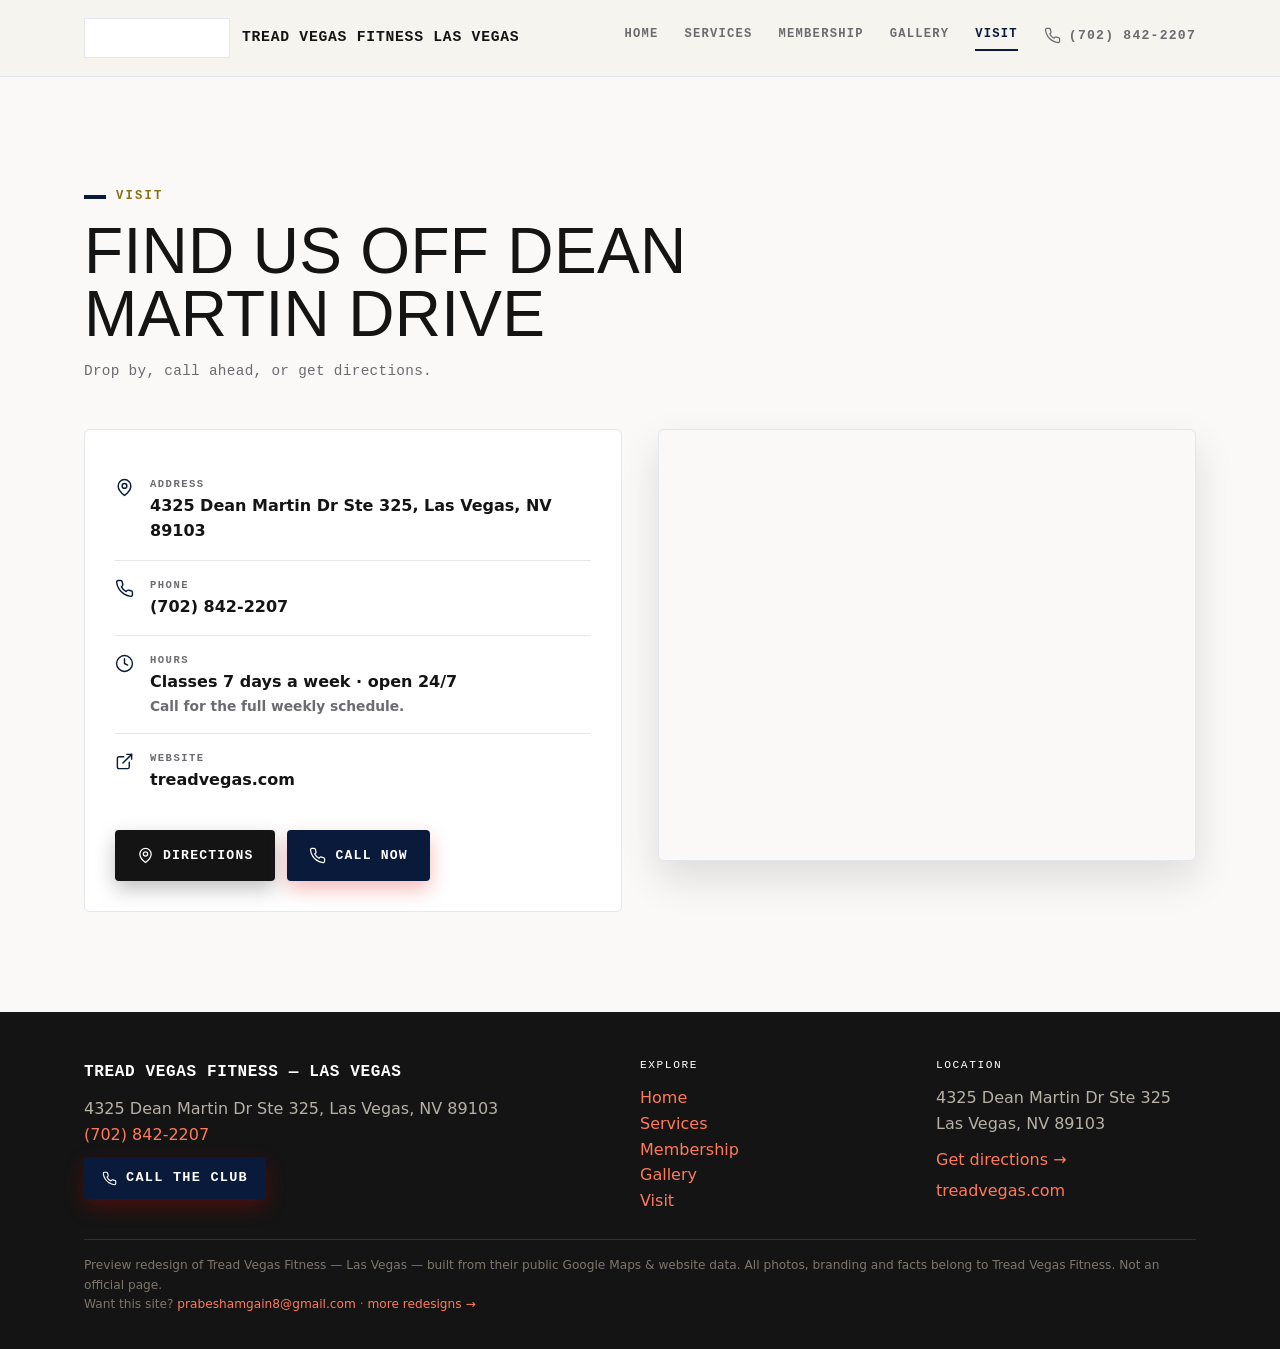
<file: motion/contact.html>
<!DOCTYPE html>
<html lang="en"><head>
<meta charset="UTF-8"><meta name="viewport" content="width=device-width, initial-scale=1.0">
<title>Contact & Visit | Tread Vegas Fitness — Las Vegas</title>
<meta name="description" content="Address, phone, hours and map for Tread Vegas Fitness — Las Vegas.">
<link rel="icon" href="data:image/svg+xml,<svg xmlns='http://www.w3.org/2000/svg' viewBox='0 0 100 100'><rect width='100' height='100' rx='20' fill='%23900000'/><text x='50' y='68' font-size='52' font-family='Arial' font-weight='bold' text-anchor='middle' fill='%23ffffff'>G</text></svg>">
<link rel="preconnect" href="https://fonts.googleapis.com">
<link rel="preconnect" href="https://fonts.gstatic.com" crossorigin>
<link href="https://fonts.googleapis.com/css2?family=Outfit:wght@400;500;600;700;900&family=Montserrat:wght@400;600;700&display=swap" rel="stylesheet">
<meta property="og:title" content="Contact & Visit | Tread Vegas Fitness — Las Vegas">
<meta property="og:description" content="Address, phone, hours and map for Tread Vegas Fitness — Las Vegas.">
<meta property="og:image" content="https://openclaw011-web.github.io/tread-vegas-preview/img/og.jpg">
<meta property="og:type" content="website">
<meta property="og:url" content="https://openclaw011-web.github.io/tread-vegas-preview/">
<meta name="twitter:card" content="summary_large_image">
<link rel="stylesheet" href="../css/site.css">
<style id='palette'>:root{--brand:#0a1a3a;--brand_dark:#071228;--brand_mid:#1e40af;--accent:#0a1a3a;--accent_soft:#e8edf7;--bg:#faf9f7;--ink:#141414;--muted:#6b6b70;--line:#e3e6ee;--stat_n:#4f7cd6;}</style>
<link rel="stylesheet" href="../css/motion.css">
</head><body>
<header><div class="wrap nav">
  <a class="brand" href="index.html"><img src="../img/logo-chip.png" alt="Tread Vegas Fitness logo"><span>Tread Vegas Fitness&nbsp;Las Vegas</span></a>
  <nav class="nav-links" id="nav"><a href="index.html" class="">Home</a><a href="services.html" class="">Services</a><a href="membership.html" class="">Membership</a><a href="gallery.html" class="">Gallery</a><a href="contact.html" class="active">Visit</a><a class="nav-phone" href="tel:+17028422207"><svg width="17" height="17" viewBox="0 0 24 24" fill="none" stroke="currentColor" stroke-width="1.8" stroke-linecap="round" stroke-linejoin="round"><path d="M22 16.92v3a2 2 0 0 1-2.18 2 19.79 19.79 0 0 1-8.63-3.07 19.5 19.5 0 0 1-6-6 19.79 19.79 0 0 1-3.07-8.67A2 2 0 0 1 4.11 2h3a2 2 0 0 1 2 1.72c.13.96.36 1.9.7 2.81a2 2 0 0 1-.45 2.11L8.09 9.91a16 16 0 0 0 6 6l1.27-1.27a2 2 0 0 1 2.11-.45c.91.34 1.85.57 2.81.7A2 2 0 0 1 22 16.92z"/></svg><span>(702) 842-2207</span></a></nav>
  <button class="nav-toggle" aria-label="Menu" onclick="document.getElementById('nav').classList.toggle('open')"><svg width="22" height="22" viewBox="0 0 24 24" fill="none" stroke="currentColor" stroke-width="1.8" stroke-linecap="round" stroke-linejoin="round"><path d="M6.5 6.5v11M17.5 6.5v11M3 9.5v5M21 9.5v5M6.5 12h11M4 12h-.5M20.5 12H20"/></svg></button>
</div></header>
<div class="pagehead"><span class="eyebrow">Visit</span>
  <h1>Find us off Dean Martin Drive</h1>
  <p>Drop by, call ahead, or get directions.</p></div>
<section style="padding-top:10px"><div class="wrap">
  <div class="contact-grid">
    <div class="c-card" data-rv><div class="c-row"><span class="ic"><svg width="19" height="19" viewBox="0 0 24 24" fill="none" stroke="currentColor" stroke-width="1.8" stroke-linecap="round" stroke-linejoin="round"><path d="M20 10c0 6-8 12-8 12s-8-6-8-12a8 8 0 0 1 16 0Z"/><circle cx="12" cy="10" r="3"/></svg></span><div><div class="lab">Address</div><div class="val">4325 Dean Martin Dr Ste 325, Las Vegas, NV 89103<div style="font-size:.86rem;color:var(--muted)"></div></div></div></div><div class="c-row"><span class="ic"><svg width="19" height="19" viewBox="0 0 24 24" fill="none" stroke="currentColor" stroke-width="1.8" stroke-linecap="round" stroke-linejoin="round"><path d="M22 16.92v3a2 2 0 0 1-2.18 2 19.79 19.79 0 0 1-8.63-3.07 19.5 19.5 0 0 1-6-6 19.79 19.79 0 0 1-3.07-8.67A2 2 0 0 1 4.11 2h3a2 2 0 0 1 2 1.72c.13.96.36 1.9.7 2.81a2 2 0 0 1-.45 2.11L8.09 9.91a16 16 0 0 0 6 6l1.27-1.27a2 2 0 0 1 2.11-.45c.91.34 1.85.57 2.81.7A2 2 0 0 1 22 16.92z"/></svg></span><div><div class="lab">Phone</div><div class="val"><a href="tel:+17028422207">(702) 842-2207</a></div></div></div><div class="c-row"><span class="ic"><svg width="19" height="19" viewBox="0 0 24 24" fill="none" stroke="currentColor" stroke-width="1.8" stroke-linecap="round" stroke-linejoin="round"><circle cx="12" cy="12" r="10"/><polyline points="12 6 12 12 16 14"/></svg></span><div><div class="lab">Hours</div><div class="val">Classes 7 days a week · open 24/7<div style="font-size:.86rem;color:var(--muted)">Call for the full weekly schedule.</div></div></div></div><div class="c-row"><span class="ic"><svg width="19" height="19" viewBox="0 0 24 24" fill="none" stroke="currentColor" stroke-width="1.8" stroke-linecap="round" stroke-linejoin="round"><path d="M18 13v6a2 2 0 0 1-2 2H5a2 2 0 0 1-2-2V8a2 2 0 0 1 2-2h6"/><polyline points="15 3 21 3 21 9"/><line x1="10" y1="14" x2="21" y2="3"/></svg></span><div><div class="lab">Website</div><div class="val"><a href="https://treadvegas.com/central" target="_blank" rel="noopener">treadvegas.com</a></div></div></div>
      <div style="margin-top:22px;display:flex;gap:12px;flex-wrap:wrap">
        <a class="btn btn-primary" href="https://www.google.com/maps/search/tread+vegas+fitness+las+vegas" target="_blank" rel="noopener"><svg width="17" height="17" viewBox="0 0 24 24" fill="none" stroke="currentColor" stroke-width="1.8" stroke-linecap="round" stroke-linejoin="round"><path d="M20 10c0 6-8 12-8 12s-8-6-8-12a8 8 0 0 1 16 0Z"/><circle cx="12" cy="10" r="3"/></svg> Directions</a>
        <a class="btn btn-accent" href="tel:+17028422207"><svg width="17" height="17" viewBox="0 0 24 24" fill="none" stroke="currentColor" stroke-width="1.8" stroke-linecap="round" stroke-linejoin="round"><path d="M22 16.92v3a2 2 0 0 1-2.18 2 19.79 19.79 0 0 1-8.63-3.07 19.5 19.5 0 0 1-6-6 19.79 19.79 0 0 1-3.07-8.67A2 2 0 0 1 4.11 2h3a2 2 0 0 1 2 1.72c.13.96.36 1.9.7 2.81a2 2 0 0 1-.45 2.11L8.09 9.91a16 16 0 0 0 6 6l1.27-1.27a2 2 0 0 1 2.11-.45c.91.34 1.85.57 2.81.7A2 2 0 0 1 22 16.92z"/></svg> Call now</a>
      </div>
    </div>
    <div class="map-card"><iframe title="Map to Tread Vegas Fitness — Las Vegas" src="https://www.openstreetmap.org/export/embed.html?bbox=-115.1895%2C36.1051%2C-115.1761%2C36.1171&layer=mapnik&marker=36.1111%2C-115.1828" width="100%" height="430" style="border:0;display:block"></iframe></div>
  </div>
</div></section><footer><div class="wrap">
  <div class="f-grid">
    <div>
      <div class="f-brand">Tread Vegas Fitness — Las Vegas</div>
      <div>4325 Dean Martin Dr Ste 325, Las Vegas, NV 89103</div>
      <div><a href="tel:+17028422207">(702) 842-2207</a></div>
      <div style="margin-top:10px"><a href="tel:+17028422207" class="btn btn-accent" style="font-size:.85rem;padding:10px 18px"><svg width="15" height="15" viewBox="0 0 24 24" fill="none" stroke="currentColor" stroke-width="1.8" stroke-linecap="round" stroke-linejoin="round"><path d="M22 16.92v3a2 2 0 0 1-2.18 2 19.79 19.79 0 0 1-8.63-3.07 19.5 19.5 0 0 1-6-6 19.79 19.79 0 0 1-3.07-8.67A2 2 0 0 1 4.11 2h3a2 2 0 0 1 2 1.72c.13.96.36 1.9.7 2.81a2 2 0 0 1-.45 2.11L8.09 9.91a16 16 0 0 0 6 6l1.27-1.27a2 2 0 0 1 2.11-.45c.91.34 1.85.57 2.81.7A2 2 0 0 1 22 16.92z"/></svg> Call the club</a></div>
    </div>
    <div><h4>Explore</h4><div><a href="index.html">Home</a></div><div><a href="services.html">Services</a></div><div><a href="membership.html">Membership</a></div><div><a href="gallery.html">Gallery</a></div><div><a href="contact.html">Visit</a></div></div>
    <div><h4>Location</h4><div>4325 Dean Martin Dr Ste 325</div><div>Las Vegas, NV 89103</div>
      <div style="margin-top:10px"><a href="https://www.google.com/maps/search/tread+vegas+fitness+las+vegas" target="_blank" rel="noopener">Get directions →</a></div>
      <div style="margin-top:6px"><a href="https://treadvegas.com/central" target="_blank" rel="noopener">treadvegas.com</a></div></div>
  </div>
  <div class="note">Preview redesign of Tread Vegas Fitness — Las Vegas — built from their public Google Maps &amp; website data. All photos, branding and facts belong to Tread Vegas Fitness. Not an official page.<br>Want this site? <a href="mailto:prabeshamgain8@gmail.com">prabeshamgain8@gmail.com</a> · <a href="https://openclaw011-web.github.io/gym-redesigns/">more redesigns →</a></div>
</div></footer>
<script>document.getElementById('nav')&&null;</script>
<script>
// scroll reveal
const rvio=new IntersectionObserver(es=>es.forEach(e=>{if(e.isIntersecting){e.target.classList.add('in');rvio.unobserve(e.target)}}),{threshold:.12,rootMargin:'0px 0px -30px 0px'});
document.querySelectorAll('[data-rv]').forEach(el=>rvio.observe(el));
// sticky-header scrolled shadow
const shead=document.querySelector('header');
const sh=()=>shead&&shead.classList.toggle('scrolled',scrollY>30);
addEventListener('scroll',sh,{passive:true});sh();
// hero parallax (wrapper only; ken-burns stays on the img)
const hbg=document.querySelector('.hero-bg');
addEventListener('scroll',()=>{if(hbg&&innerWidth>880)hbg.style.transform=`translateY(${(scrollY*.15).toFixed(1)}px)`},{passive:true});
</script>
</body></html>
</file>
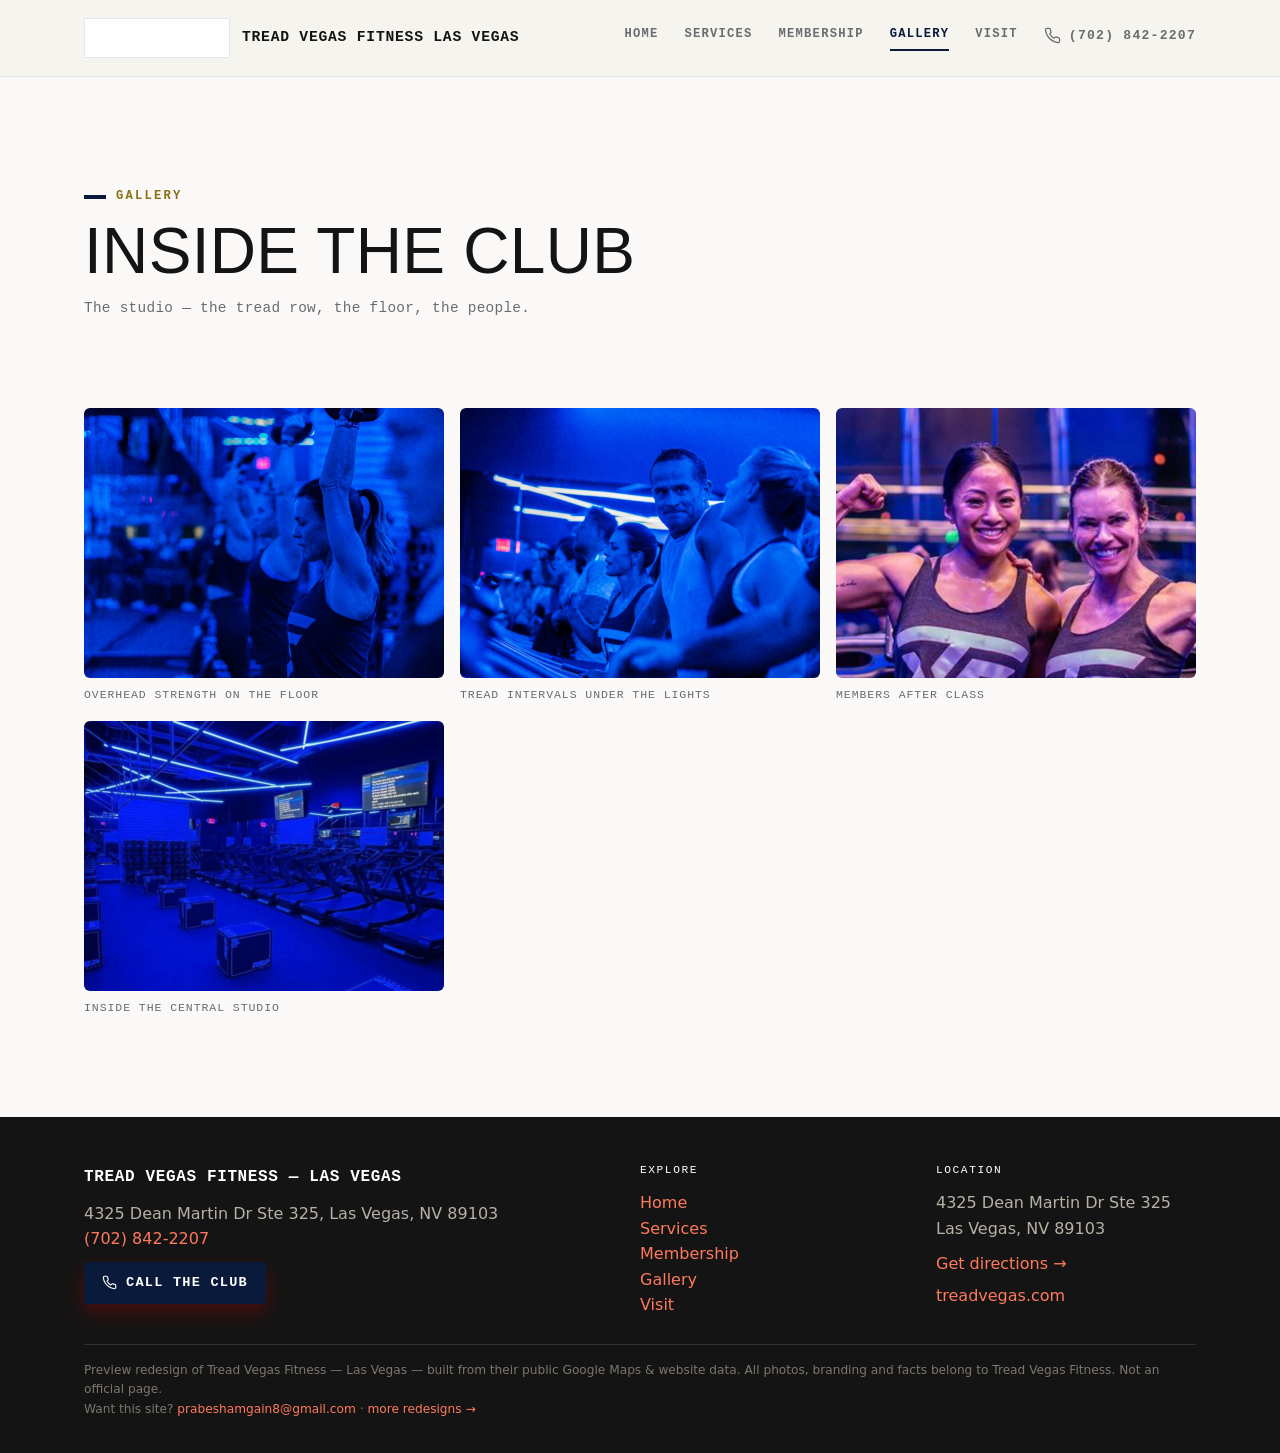
<file: motion/gallery.html>
<!DOCTYPE html>
<html lang="en"><head>
<meta charset="UTF-8"><meta name="viewport" content="width=device-width, initial-scale=1.0">
<title>Gallery | Tread Vegas Fitness — Las Vegas</title>
<meta name="description" content="Photos inside Tread Vegas Fitness — Las Vegas.">
<link rel="icon" href="data:image/svg+xml,<svg xmlns='http://www.w3.org/2000/svg' viewBox='0 0 100 100'><rect width='100' height='100' rx='20' fill='%23900000'/><text x='50' y='68' font-size='52' font-family='Arial' font-weight='bold' text-anchor='middle' fill='%23ffffff'>G</text></svg>">
<link rel="preconnect" href="https://fonts.googleapis.com">
<link rel="preconnect" href="https://fonts.gstatic.com" crossorigin>
<link href="https://fonts.googleapis.com/css2?family=Outfit:wght@400;500;600;700;900&family=Montserrat:wght@400;600;700&display=swap" rel="stylesheet">
<meta property="og:title" content="Gallery | Tread Vegas Fitness — Las Vegas">
<meta property="og:description" content="Photos inside Tread Vegas Fitness — Las Vegas.">
<meta property="og:image" content="https://openclaw011-web.github.io/tread-vegas-preview/img/og.jpg">
<meta property="og:type" content="website">
<meta property="og:url" content="https://openclaw011-web.github.io/tread-vegas-preview/">
<meta name="twitter:card" content="summary_large_image">
<link rel="stylesheet" href="../css/site.css">
<style id='palette'>:root{--brand:#0a1a3a;--brand_dark:#071228;--brand_mid:#1e40af;--accent:#0a1a3a;--accent_soft:#e8edf7;--bg:#faf9f7;--ink:#141414;--muted:#6b6b70;--line:#e3e6ee;--stat_n:#4f7cd6;}</style>
<link rel="stylesheet" href="../css/motion.css">
</head><body>
<header><div class="wrap nav">
  <a class="brand" href="index.html"><img src="../img/logo-chip.png" alt="Tread Vegas Fitness logo"><span>Tread Vegas Fitness&nbsp;Las Vegas</span></a>
  <nav class="nav-links" id="nav"><a href="index.html" class="">Home</a><a href="services.html" class="">Services</a><a href="membership.html" class="">Membership</a><a href="gallery.html" class="active">Gallery</a><a href="contact.html" class="">Visit</a><a class="nav-phone" href="tel:+17028422207"><svg width="17" height="17" viewBox="0 0 24 24" fill="none" stroke="currentColor" stroke-width="1.8" stroke-linecap="round" stroke-linejoin="round"><path d="M22 16.92v3a2 2 0 0 1-2.18 2 19.79 19.79 0 0 1-8.63-3.07 19.5 19.5 0 0 1-6-6 19.79 19.79 0 0 1-3.07-8.67A2 2 0 0 1 4.11 2h3a2 2 0 0 1 2 1.72c.13.96.36 1.9.7 2.81a2 2 0 0 1-.45 2.11L8.09 9.91a16 16 0 0 0 6 6l1.27-1.27a2 2 0 0 1 2.11-.45c.91.34 1.85.57 2.81.7A2 2 0 0 1 22 16.92z"/></svg><span>(702) 842-2207</span></a></nav>
  <button class="nav-toggle" aria-label="Menu" onclick="document.getElementById('nav').classList.toggle('open')"><svg width="22" height="22" viewBox="0 0 24 24" fill="none" stroke="currentColor" stroke-width="1.8" stroke-linecap="round" stroke-linejoin="round"><path d="M6.5 6.5v11M17.5 6.5v11M3 9.5v5M21 9.5v5M6.5 12h11M4 12h-.5M20.5 12H20"/></svg></button>
</div></header>
<div class="pagehead"><span class="eyebrow">Gallery</span>
  <h1>Inside the club</h1>
  <p>The studio — the tread row, the floor, the people.</p></div>
<section><div class="wrap"><div class="gallery" data-rv><figure class="g-item"><a href="../img/hero.jpg" target="_blank"><img src="../img/hero.jpg" alt="Overhead strength on the floor"></a><figcaption>Overhead strength on the floor</figcaption></figure><figure class="g-item"><a href="../img/tread.jpg" target="_blank"><img src="../img/tread.jpg" alt="Tread intervals under the lights"></a><figcaption>Tread intervals under the lights</figcaption></figure><figure class="g-item"><a href="../img/lounge.jpg" target="_blank"><img src="../img/lounge.jpg" alt="Members after class"></a><figcaption>Members after class</figcaption></figure><figure class="g-item"><a href="../img/interior.jpg" target="_blank"><img src="../img/interior.jpg" alt="Inside the Central studio"></a><figcaption>Inside the Central studio</figcaption></figure></div></div></section><footer><div class="wrap">
  <div class="f-grid">
    <div>
      <div class="f-brand">Tread Vegas Fitness — Las Vegas</div>
      <div>4325 Dean Martin Dr Ste 325, Las Vegas, NV 89103</div>
      <div><a href="tel:+17028422207">(702) 842-2207</a></div>
      <div style="margin-top:10px"><a href="tel:+17028422207" class="btn btn-accent" style="font-size:.85rem;padding:10px 18px"><svg width="15" height="15" viewBox="0 0 24 24" fill="none" stroke="currentColor" stroke-width="1.8" stroke-linecap="round" stroke-linejoin="round"><path d="M22 16.92v3a2 2 0 0 1-2.18 2 19.79 19.79 0 0 1-8.63-3.07 19.5 19.5 0 0 1-6-6 19.79 19.79 0 0 1-3.07-8.67A2 2 0 0 1 4.11 2h3a2 2 0 0 1 2 1.72c.13.96.36 1.9.7 2.81a2 2 0 0 1-.45 2.11L8.09 9.91a16 16 0 0 0 6 6l1.27-1.27a2 2 0 0 1 2.11-.45c.91.34 1.85.57 2.81.7A2 2 0 0 1 22 16.92z"/></svg> Call the club</a></div>
    </div>
    <div><h4>Explore</h4><div><a href="index.html">Home</a></div><div><a href="services.html">Services</a></div><div><a href="membership.html">Membership</a></div><div><a href="gallery.html">Gallery</a></div><div><a href="contact.html">Visit</a></div></div>
    <div><h4>Location</h4><div>4325 Dean Martin Dr Ste 325</div><div>Las Vegas, NV 89103</div>
      <div style="margin-top:10px"><a href="https://www.google.com/maps/search/tread+vegas+fitness+las+vegas" target="_blank" rel="noopener">Get directions →</a></div>
      <div style="margin-top:6px"><a href="https://treadvegas.com/central" target="_blank" rel="noopener">treadvegas.com</a></div></div>
  </div>
  <div class="note">Preview redesign of Tread Vegas Fitness — Las Vegas — built from their public Google Maps &amp; website data. All photos, branding and facts belong to Tread Vegas Fitness. Not an official page.<br>Want this site? <a href="mailto:prabeshamgain8@gmail.com">prabeshamgain8@gmail.com</a> · <a href="https://openclaw011-web.github.io/gym-redesigns/">more redesigns →</a></div>
</div></footer>
<script>document.getElementById('nav')&&null;</script>
<script>
// scroll reveal
const rvio=new IntersectionObserver(es=>es.forEach(e=>{if(e.isIntersecting){e.target.classList.add('in');rvio.unobserve(e.target)}}),{threshold:.12,rootMargin:'0px 0px -30px 0px'});
document.querySelectorAll('[data-rv]').forEach(el=>rvio.observe(el));
// sticky-header scrolled shadow
const shead=document.querySelector('header');
const sh=()=>shead&&shead.classList.toggle('scrolled',scrollY>30);
addEventListener('scroll',sh,{passive:true});sh();
// hero parallax (wrapper only; ken-burns stays on the img)
const hbg=document.querySelector('.hero-bg');
addEventListener('scroll',()=>{if(hbg&&innerWidth>880)hbg.style.transform=`translateY(${(scrollY*.15).toFixed(1)}px)`},{passive:true});
</script>
</body></html>
</file>
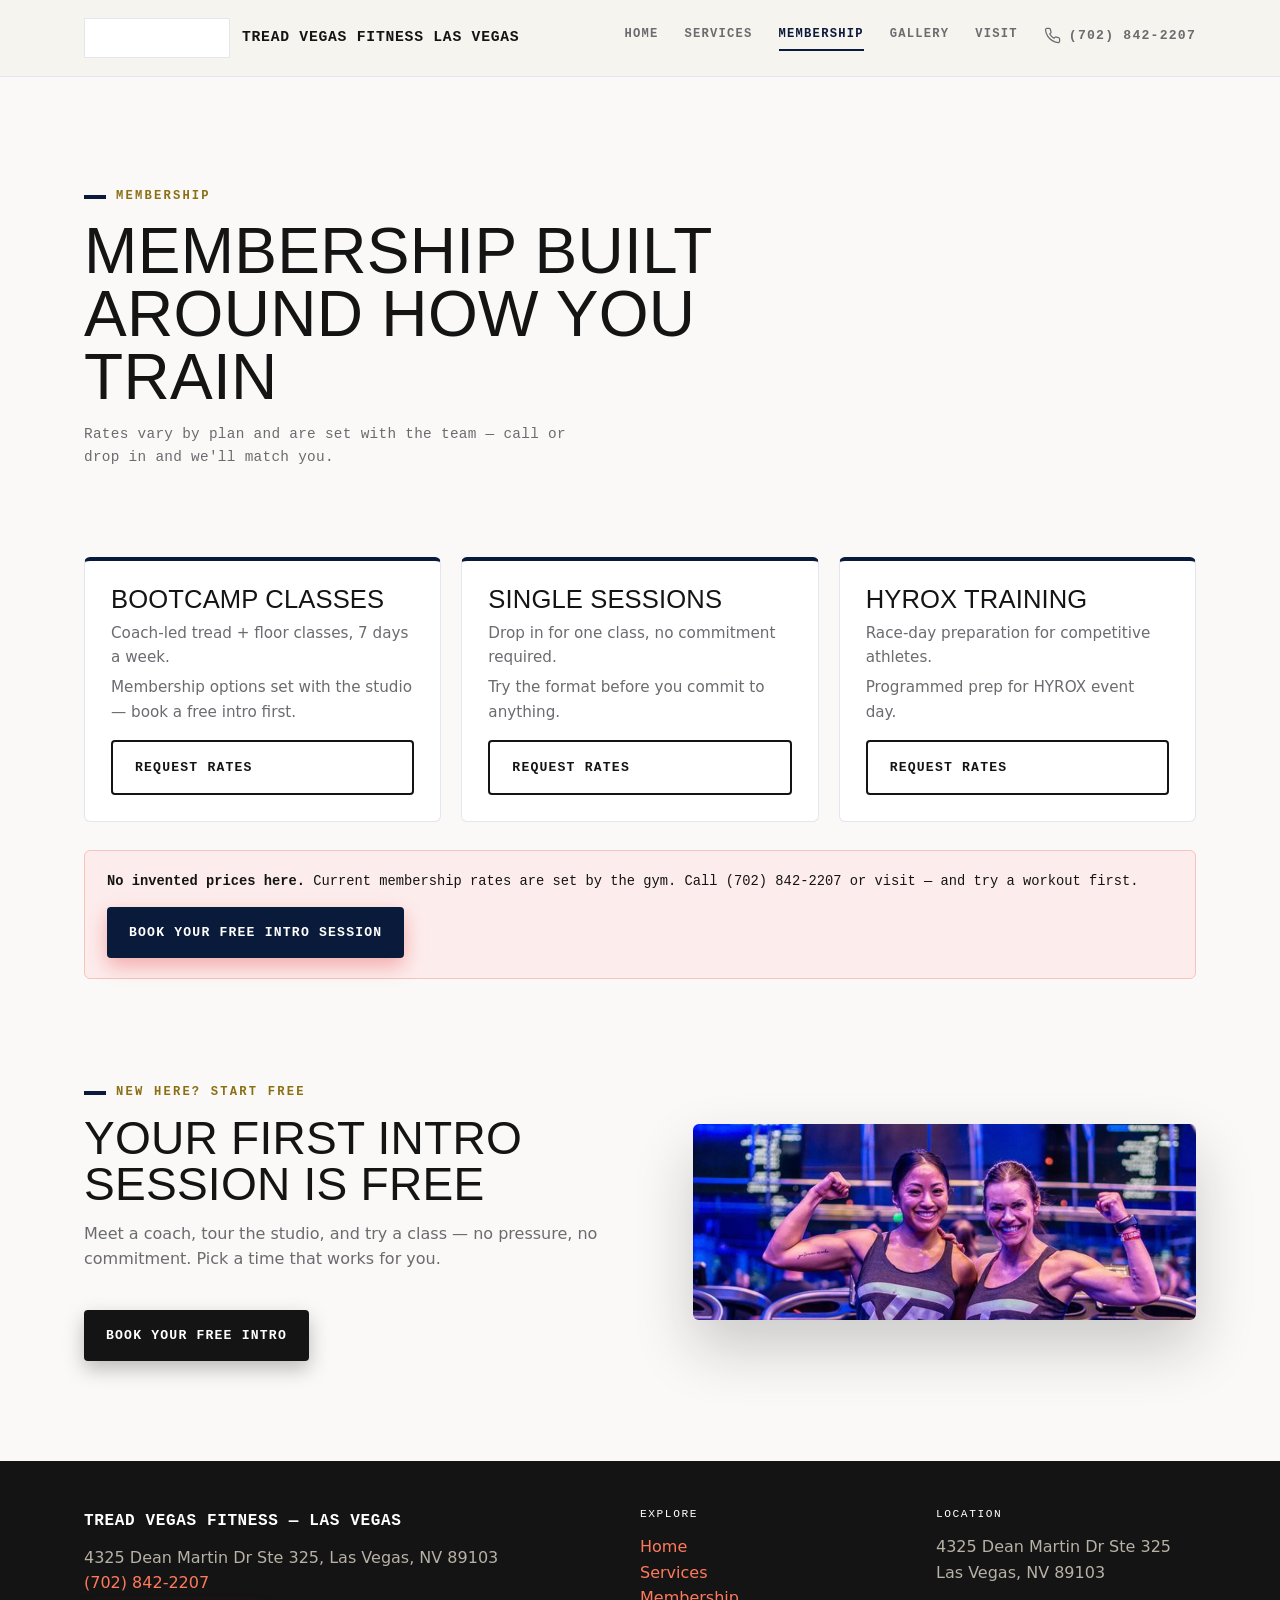
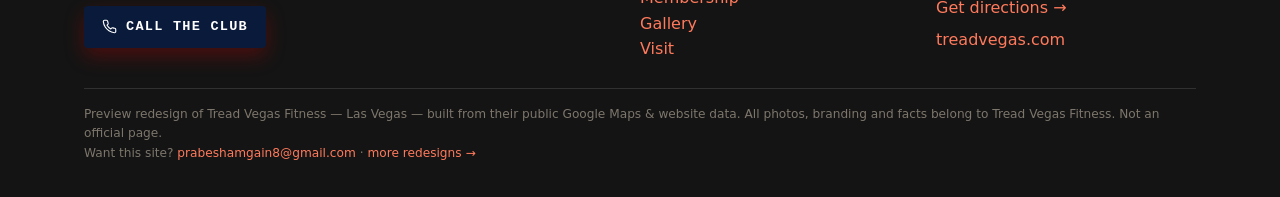
<file: motion/membership.html>
<!DOCTYPE html>
<html lang="en"><head>
<meta charset="UTF-8"><meta name="viewport" content="width=device-width, initial-scale=1.0">
<title>Membership | Tread Vegas Fitness — Las Vegas</title>
<meta name="description" content="Membership options at Tread Vegas Fitness — Las Vegas.">
<link rel="icon" href="data:image/svg+xml,<svg xmlns='http://www.w3.org/2000/svg' viewBox='0 0 100 100'><rect width='100' height='100' rx='20' fill='%23900000'/><text x='50' y='68' font-size='52' font-family='Arial' font-weight='bold' text-anchor='middle' fill='%23ffffff'>G</text></svg>">
<link rel="preconnect" href="https://fonts.googleapis.com">
<link rel="preconnect" href="https://fonts.gstatic.com" crossorigin>
<link href="https://fonts.googleapis.com/css2?family=Outfit:wght@400;500;600;700;900&family=Montserrat:wght@400;600;700&display=swap" rel="stylesheet">
<meta property="og:title" content="Membership | Tread Vegas Fitness — Las Vegas">
<meta property="og:description" content="Membership options at Tread Vegas Fitness — Las Vegas.">
<meta property="og:image" content="https://openclaw011-web.github.io/tread-vegas-preview/img/og.jpg">
<meta property="og:type" content="website">
<meta property="og:url" content="https://openclaw011-web.github.io/tread-vegas-preview/">
<meta name="twitter:card" content="summary_large_image">
<link rel="stylesheet" href="../css/site.css">
<style id='palette'>:root{--brand:#0a1a3a;--brand_dark:#071228;--brand_mid:#1e40af;--accent:#0a1a3a;--accent_soft:#e8edf7;--bg:#faf9f7;--ink:#141414;--muted:#6b6b70;--line:#e3e6ee;--stat_n:#4f7cd6;}</style>
<link rel="stylesheet" href="../css/motion.css">
</head><body>
<header><div class="wrap nav">
  <a class="brand" href="index.html"><img src="../img/logo-chip.png" alt="Tread Vegas Fitness logo"><span>Tread Vegas Fitness&nbsp;Las Vegas</span></a>
  <nav class="nav-links" id="nav"><a href="index.html" class="">Home</a><a href="services.html" class="">Services</a><a href="membership.html" class="active">Membership</a><a href="gallery.html" class="">Gallery</a><a href="contact.html" class="">Visit</a><a class="nav-phone" href="tel:+17028422207"><svg width="17" height="17" viewBox="0 0 24 24" fill="none" stroke="currentColor" stroke-width="1.8" stroke-linecap="round" stroke-linejoin="round"><path d="M22 16.92v3a2 2 0 0 1-2.18 2 19.79 19.79 0 0 1-8.63-3.07 19.5 19.5 0 0 1-6-6 19.79 19.79 0 0 1-3.07-8.67A2 2 0 0 1 4.11 2h3a2 2 0 0 1 2 1.72c.13.96.36 1.9.7 2.81a2 2 0 0 1-.45 2.11L8.09 9.91a16 16 0 0 0 6 6l1.27-1.27a2 2 0 0 1 2.11-.45c.91.34 1.85.57 2.81.7A2 2 0 0 1 22 16.92z"/></svg><span>(702) 842-2207</span></a></nav>
  <button class="nav-toggle" aria-label="Menu" onclick="document.getElementById('nav').classList.toggle('open')"><svg width="22" height="22" viewBox="0 0 24 24" fill="none" stroke="currentColor" stroke-width="1.8" stroke-linecap="round" stroke-linejoin="round"><path d="M6.5 6.5v11M17.5 6.5v11M3 9.5v5M21 9.5v5M6.5 12h11M4 12h-.5M20.5 12H20"/></svg></button>
</div></header>
<div class="pagehead"><span class="eyebrow">Membership</span>
  <h1>Membership built around how you train</h1>
  <p>Rates vary by plan and are set with the team — call or drop in and we'll match you.</p></div>
<section><div class="wrap">
  <div class="pricing" data-rv><div class="card"><h3>Bootcamp Classes</h3><p>Coach-led tread + floor classes, 7 days a week.</p><p style="margin-top:6px">Membership options set with the studio — book a free intro first.</p><a class="btn btn-ghost" href="contact.html" style="margin-top:16px">Request rates</a></div><div class="card"><h3>Single Sessions</h3><p>Drop in for one class, no commitment required.</p><p style="margin-top:6px">Try the format before you commit to anything.</p><a class="btn btn-ghost" href="contact.html" style="margin-top:16px">Request rates</a></div><div class="card"><h3>HYROX Training</h3><p>Race-day preparation for competitive athletes.</p><p style="margin-top:6px">Programmed prep for HYROX event day.</p><a class="btn btn-ghost" href="contact.html" style="margin-top:16px">Request rates</a></div></div>
  <div class="price-note">
    <strong>No invented prices here.</strong> Current membership rates are set by the gym. Call (702) 842-2207 or visit — and try a workout first.
    <div style="margin-top:14px"><a class="btn btn-accent" href="https://treadvegas.com/central" target="_blank" rel="noopener">Book your free intro session</a></div>
  </div>
</div></section>

<section><div class="wrap">
  <div class="split" data-rv>
    <div>
      <div class="sec-head " data-rv><span class="eyebrow">New here? Start free</span><h2>Your first intro session is free</h2><p>Meet a coach, tour the studio, and try a class — no pressure, no commitment. Pick a time that works for you.</p></div>
      <a class="btn btn-primary" href="https://treadvegas.com/central" target="_blank" rel="noopener">Book your free intro</a>
    </div>
    <img src="../img/lounge.jpg" alt="Your first intro session is free">
  </div>
</div></section>
<footer><div class="wrap">
  <div class="f-grid">
    <div>
      <div class="f-brand">Tread Vegas Fitness — Las Vegas</div>
      <div>4325 Dean Martin Dr Ste 325, Las Vegas, NV 89103</div>
      <div><a href="tel:+17028422207">(702) 842-2207</a></div>
      <div style="margin-top:10px"><a href="tel:+17028422207" class="btn btn-accent" style="font-size:.85rem;padding:10px 18px"><svg width="15" height="15" viewBox="0 0 24 24" fill="none" stroke="currentColor" stroke-width="1.8" stroke-linecap="round" stroke-linejoin="round"><path d="M22 16.92v3a2 2 0 0 1-2.18 2 19.79 19.79 0 0 1-8.63-3.07 19.5 19.5 0 0 1-6-6 19.79 19.79 0 0 1-3.07-8.67A2 2 0 0 1 4.11 2h3a2 2 0 0 1 2 1.72c.13.96.36 1.9.7 2.81a2 2 0 0 1-.45 2.11L8.09 9.91a16 16 0 0 0 6 6l1.27-1.27a2 2 0 0 1 2.11-.45c.91.34 1.85.57 2.81.7A2 2 0 0 1 22 16.92z"/></svg> Call the club</a></div>
    </div>
    <div><h4>Explore</h4><div><a href="index.html">Home</a></div><div><a href="services.html">Services</a></div><div><a href="membership.html">Membership</a></div><div><a href="gallery.html">Gallery</a></div><div><a href="contact.html">Visit</a></div></div>
    <div><h4>Location</h4><div>4325 Dean Martin Dr Ste 325</div><div>Las Vegas, NV 89103</div>
      <div style="margin-top:10px"><a href="https://www.google.com/maps/search/tread+vegas+fitness+las+vegas" target="_blank" rel="noopener">Get directions →</a></div>
      <div style="margin-top:6px"><a href="https://treadvegas.com/central" target="_blank" rel="noopener">treadvegas.com</a></div></div>
  </div>
  <div class="note">Preview redesign of Tread Vegas Fitness — Las Vegas — built from their public Google Maps &amp; website data. All photos, branding and facts belong to Tread Vegas Fitness. Not an official page.<br>Want this site? <a href="mailto:prabeshamgain8@gmail.com">prabeshamgain8@gmail.com</a> · <a href="https://openclaw011-web.github.io/gym-redesigns/">more redesigns →</a></div>
</div></footer>
<script>document.getElementById('nav')&&null;</script>
<script>
// scroll reveal
const rvio=new IntersectionObserver(es=>es.forEach(e=>{if(e.isIntersecting){e.target.classList.add('in');rvio.unobserve(e.target)}}),{threshold:.12,rootMargin:'0px 0px -30px 0px'});
document.querySelectorAll('[data-rv]').forEach(el=>rvio.observe(el));
// sticky-header scrolled shadow
const shead=document.querySelector('header');
const sh=()=>shead&&shead.classList.toggle('scrolled',scrollY>30);
addEventListener('scroll',sh,{passive:true});sh();
// hero parallax (wrapper only; ken-burns stays on the img)
const hbg=document.querySelector('.hero-bg');
addEventListener('scroll',()=>{if(hbg&&innerWidth>880)hbg.style.transform=`translateY(${(scrollY*.15).toFixed(1)}px)`},{passive:true});
</script>
</body></html>
</file>
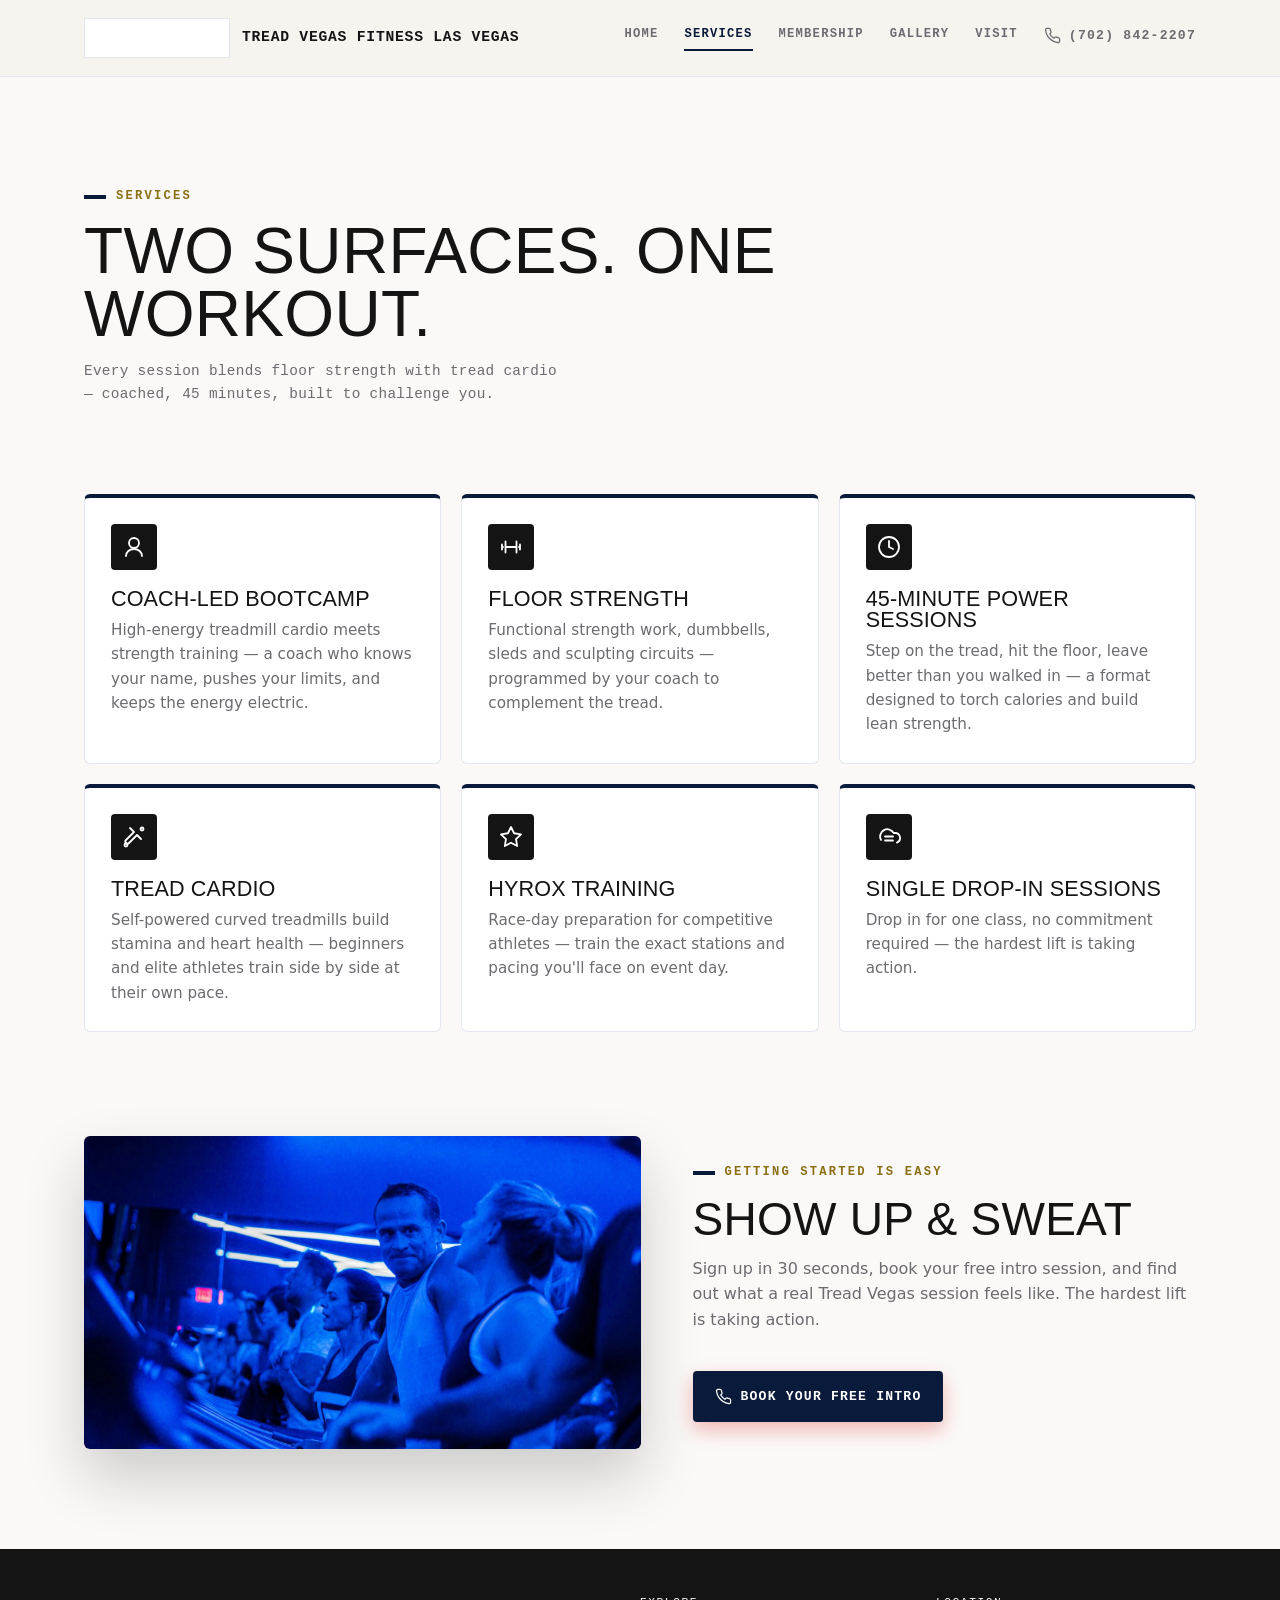
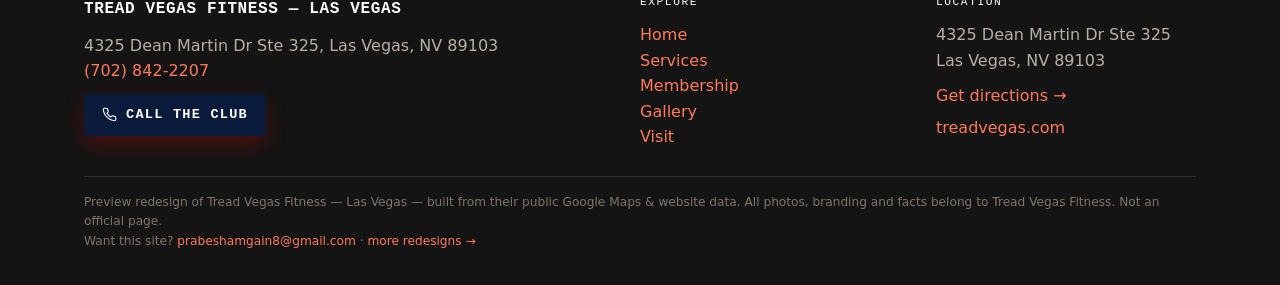
<file: motion/services.html>
<!DOCTYPE html>
<html lang="en"><head>
<meta charset="UTF-8"><meta name="viewport" content="width=device-width, initial-scale=1.0">
<title>Services | Tread Vegas Fitness — Las Vegas</title>
<meta name="description" content="Services and amenities at Tread Vegas Fitness — Las Vegas.">
<link rel="icon" href="data:image/svg+xml,<svg xmlns='http://www.w3.org/2000/svg' viewBox='0 0 100 100'><rect width='100' height='100' rx='20' fill='%23900000'/><text x='50' y='68' font-size='52' font-family='Arial' font-weight='bold' text-anchor='middle' fill='%23ffffff'>G</text></svg>">
<link rel="preconnect" href="https://fonts.googleapis.com">
<link rel="preconnect" href="https://fonts.gstatic.com" crossorigin>
<link href="https://fonts.googleapis.com/css2?family=Outfit:wght@400;500;600;700;900&family=Montserrat:wght@400;600;700&display=swap" rel="stylesheet">
<meta property="og:title" content="Services | Tread Vegas Fitness — Las Vegas">
<meta property="og:description" content="Services and amenities at Tread Vegas Fitness — Las Vegas.">
<meta property="og:image" content="https://openclaw011-web.github.io/tread-vegas-preview/img/og.jpg">
<meta property="og:type" content="website">
<meta property="og:url" content="https://openclaw011-web.github.io/tread-vegas-preview/">
<meta name="twitter:card" content="summary_large_image">
<link rel="stylesheet" href="../css/site.css">
<style id='palette'>:root{--brand:#0a1a3a;--brand_dark:#071228;--brand_mid:#1e40af;--accent:#0a1a3a;--accent_soft:#e8edf7;--bg:#faf9f7;--ink:#141414;--muted:#6b6b70;--line:#e3e6ee;--stat_n:#4f7cd6;}</style>
<link rel="stylesheet" href="../css/motion.css">
</head><body>
<header><div class="wrap nav">
  <a class="brand" href="index.html"><img src="../img/logo-chip.png" alt="Tread Vegas Fitness logo"><span>Tread Vegas Fitness&nbsp;Las Vegas</span></a>
  <nav class="nav-links" id="nav"><a href="index.html" class="">Home</a><a href="services.html" class="active">Services</a><a href="membership.html" class="">Membership</a><a href="gallery.html" class="">Gallery</a><a href="contact.html" class="">Visit</a><a class="nav-phone" href="tel:+17028422207"><svg width="17" height="17" viewBox="0 0 24 24" fill="none" stroke="currentColor" stroke-width="1.8" stroke-linecap="round" stroke-linejoin="round"><path d="M22 16.92v3a2 2 0 0 1-2.18 2 19.79 19.79 0 0 1-8.63-3.07 19.5 19.5 0 0 1-6-6 19.79 19.79 0 0 1-3.07-8.67A2 2 0 0 1 4.11 2h3a2 2 0 0 1 2 1.72c.13.96.36 1.9.7 2.81a2 2 0 0 1-.45 2.11L8.09 9.91a16 16 0 0 0 6 6l1.27-1.27a2 2 0 0 1 2.11-.45c.91.34 1.85.57 2.81.7A2 2 0 0 1 22 16.92z"/></svg><span>(702) 842-2207</span></a></nav>
  <button class="nav-toggle" aria-label="Menu" onclick="document.getElementById('nav').classList.toggle('open')"><svg width="22" height="22" viewBox="0 0 24 24" fill="none" stroke="currentColor" stroke-width="1.8" stroke-linecap="round" stroke-linejoin="round"><path d="M6.5 6.5v11M17.5 6.5v11M3 9.5v5M21 9.5v5M6.5 12h11M4 12h-.5M20.5 12H20"/></svg></button>
</div></header>
<div class="pagehead"><span class="eyebrow">Services</span>
  <h1>Two surfaces. One workout.</h1>
  <p>Every session blends floor strength with tread cardio — coached, 45 minutes, built to challenge you.</p></div>
<section><div class="wrap">
  <div class="grid" data-rv>
    <div class="card"><div class="ic"><svg width="24" height="24" viewBox="0 0 24 24" fill="none" stroke="currentColor" stroke-width="1.8" stroke-linecap="round" stroke-linejoin="round"><circle cx="12" cy="8" r="5"/><path d="M4 21c0-4 3.6-7 8-7s8 3 8 7"/></svg></div><h3>Coach-led bootcamp</h3><p>High-energy treadmill cardio meets strength training — a coach who knows your name, pushes your limits, and keeps the energy electric.</p></div><div class="card"><div class="ic"><svg width="24" height="24" viewBox="0 0 24 24" fill="none" stroke="currentColor" stroke-width="1.8" stroke-linecap="round" stroke-linejoin="round"><path d="M6.5 6.5v11M17.5 6.5v11M3 9.5v5M21 9.5v5M6.5 12h11M4 12h-.5M20.5 12H20"/></svg></div><h3>Floor strength</h3><p>Functional strength work, dumbbells, sleds and sculpting circuits — programmed by your coach to complement the tread.</p></div><div class="card"><div class="ic"><svg width="24" height="24" viewBox="0 0 24 24" fill="none" stroke="currentColor" stroke-width="1.8" stroke-linecap="round" stroke-linejoin="round"><circle cx="12" cy="12" r="10"/><polyline points="12 6 12 12 16 14"/></svg></div><h3>45-minute power sessions</h3><p>Step on the tread, hit the floor, leave better than you walked in — a format designed to torch calories and build lean strength.</p></div><div class="card"><div class="ic"><svg width="24" height="24" viewBox="0 0 24 24" fill="none" stroke="currentColor" stroke-width="1.8" stroke-linecap="round" stroke-linejoin="round"><path d="M8 3l4 4L4 15c-1 1-1 2 0 3 1 1 2 1 3 0l8-8 4 4"/><circle cx="4" cy="20" r="1.5"/><circle cx="20" cy="4" r="1.5"/></svg></div><h3>Tread cardio</h3><p>Self-powered curved treadmills build stamina and heart health — beginners and elite athletes train side by side at their own pace.</p></div><div class="card"><div class="ic"><svg width="24" height="24" viewBox="0 0 24 24" fill="none" stroke="currentColor" stroke-width="1.8" stroke-linecap="round" stroke-linejoin="round"><polygon points="12 2 15.09 8.26 22 9.27 17 14.14 18.18 21.02 12 17.77 5.82 21.02 7 14.14 2 9.27 8.91 8.26 12 2"/></svg></div><h3>HYROX training</h3><p>Race-day preparation for competitive athletes — train the exact stations and pacing you'll face on event day.</p></div><div class="card"><div class="ic"><svg width="24" height="24" viewBox="0 0 24 24" fill="none" stroke="currentColor" stroke-width="1.8" stroke-linecap="round" stroke-linejoin="round"><path d="M20 17.6A5 5 0 0 0 18 8h-1.3A7 7 0 1 0 4 14.9"/><line x1="16" y1="11.5" x2="8" y2="11.5"/><line x1="16" y1="15.5" x2="8" y2="15.5"/></svg></div><h3>Single drop-in sessions</h3><p>Drop in for one class, no commitment required — the hardest lift is taking action.</p></div>
  </div>
</div></section>
<section id="includes"><div class="wrap">
  <div class="split" data-rv>
    <img src="../img/tread.jpg" alt="Show up & sweat">
    <div>
      <div class="sec-head " data-rv><span class="eyebrow">Getting started is easy</span><h2>Show up & sweat</h2><p>Sign up in 30 seconds, book your free intro session, and find out what a real Tread Vegas session feels like. The hardest lift is taking action.</p></div>
      <div style="margin-top:22px"><a class="btn btn-accent" href="https://treadvegas.com/central"><svg width="17" height="17" viewBox="0 0 24 24" fill="none" stroke="currentColor" stroke-width="1.8" stroke-linecap="round" stroke-linejoin="round"><path d="M22 16.92v3a2 2 0 0 1-2.18 2 19.79 19.79 0 0 1-8.63-3.07 19.5 19.5 0 0 1-6-6 19.79 19.79 0 0 1-3.07-8.67A2 2 0 0 1 4.11 2h3a2 2 0 0 1 2 1.72c.13.96.36 1.9.7 2.81a2 2 0 0 1-.45 2.11L8.09 9.91a16 16 0 0 0 6 6l1.27-1.27a2 2 0 0 1 2.11-.45c.91.34 1.85.57 2.81.7A2 2 0 0 1 22 16.92z"/></svg> Book your free intro</a></div>
    </div>
  </div>
</div></section>
<footer><div class="wrap">
  <div class="f-grid">
    <div>
      <div class="f-brand">Tread Vegas Fitness — Las Vegas</div>
      <div>4325 Dean Martin Dr Ste 325, Las Vegas, NV 89103</div>
      <div><a href="tel:+17028422207">(702) 842-2207</a></div>
      <div style="margin-top:10px"><a href="tel:+17028422207" class="btn btn-accent" style="font-size:.85rem;padding:10px 18px"><svg width="15" height="15" viewBox="0 0 24 24" fill="none" stroke="currentColor" stroke-width="1.8" stroke-linecap="round" stroke-linejoin="round"><path d="M22 16.92v3a2 2 0 0 1-2.18 2 19.79 19.79 0 0 1-8.63-3.07 19.5 19.5 0 0 1-6-6 19.79 19.79 0 0 1-3.07-8.67A2 2 0 0 1 4.11 2h3a2 2 0 0 1 2 1.72c.13.96.36 1.9.7 2.81a2 2 0 0 1-.45 2.11L8.09 9.91a16 16 0 0 0 6 6l1.27-1.27a2 2 0 0 1 2.11-.45c.91.34 1.85.57 2.81.7A2 2 0 0 1 22 16.92z"/></svg> Call the club</a></div>
    </div>
    <div><h4>Explore</h4><div><a href="index.html">Home</a></div><div><a href="services.html">Services</a></div><div><a href="membership.html">Membership</a></div><div><a href="gallery.html">Gallery</a></div><div><a href="contact.html">Visit</a></div></div>
    <div><h4>Location</h4><div>4325 Dean Martin Dr Ste 325</div><div>Las Vegas, NV 89103</div>
      <div style="margin-top:10px"><a href="https://www.google.com/maps/search/tread+vegas+fitness+las+vegas" target="_blank" rel="noopener">Get directions →</a></div>
      <div style="margin-top:6px"><a href="https://treadvegas.com/central" target="_blank" rel="noopener">treadvegas.com</a></div></div>
  </div>
  <div class="note">Preview redesign of Tread Vegas Fitness — Las Vegas — built from their public Google Maps &amp; website data. All photos, branding and facts belong to Tread Vegas Fitness. Not an official page.<br>Want this site? <a href="mailto:prabeshamgain8@gmail.com">prabeshamgain8@gmail.com</a> · <a href="https://openclaw011-web.github.io/gym-redesigns/">more redesigns →</a></div>
</div></footer>
<script>document.getElementById('nav')&&null;</script>
<script>
// scroll reveal
const rvio=new IntersectionObserver(es=>es.forEach(e=>{if(e.isIntersecting){e.target.classList.add('in');rvio.unobserve(e.target)}}),{threshold:.12,rootMargin:'0px 0px -30px 0px'});
document.querySelectorAll('[data-rv]').forEach(el=>rvio.observe(el));
// sticky-header scrolled shadow
const shead=document.querySelector('header');
const sh=()=>shead&&shead.classList.toggle('scrolled',scrollY>30);
addEventListener('scroll',sh,{passive:true});sh();
// hero parallax (wrapper only; ken-burns stays on the img)
const hbg=document.querySelector('.hero-bg');
addEventListener('scroll',()=>{if(hbg&&innerWidth>880)hbg.style.transform=`translateY(${(scrollY*.15).toFixed(1)}px)`},{passive:true});
</script>
</body></html>
</file>
<file: css/site.css>
:root{
  --brand:#DC0000;--brand-dark:#8f0101;--brand-mid:#e63c1f;
  --accent:#DC0000;--accent-soft:#fdecec;
  --bg:#f5f3ee;--surface:#fff;--ink:#161616;--muted:#6a6a6a;--line:#e5e1d8;
  --char:#141414;--char2:#1e1e1e;
  --radius:6px;--serif:Anton,Arial Narrow,sans-serif;--sans:Inter,system-ui,sans-serif;--mono:"Space Mono",ui-monospace,monospace;
}
*{margin:0;padding:0;box-sizing:border-box}
html{scroll-behavior:smooth}
body{font-family:var(--sans);color:var(--ink);background:var(--bg);line-height:1.6;-webkit-font-smoothing:antialiased}
img{max-width:100%;display:block}
a{color:var(--brand-dark);text-decoration:none}
h1,h2,h3,h4{font-family:var(--serif);font-weight:400;line-height:.98;letter-spacing:.005em;text-transform:uppercase;color:var(--char)}
.wrap{max-width:1160px;margin:0 auto;padding:0 24px}

/* kicker / eyebrow — mono, red block */
.eyebrow{font-family:var(--mono);font-size:.76rem;letter-spacing:.18em;text-transform:uppercase;font-weight:700;color:#8a6f14;margin-bottom:14px;display:flex;align-items:center;gap:10px}
.eyebrow::before{content:"";width:22px;height:4px;background:var(--accent);flex:none}

.pagehead{padding:110px 24px 36px;max-width:1160px;margin:0 auto}
.pagehead h1{font-size:clamp(2.4rem,5.4vw,4rem);max-width:22ch}
.pagehead p{color:var(--muted);font-size:1.05rem;max-width:56ch;margin-top:14px;font-family:var(--mono);font-size:.9rem;letter-spacing:.02em}
section{padding:52px 0}
.sec-head{max-width:640px;margin-bottom:38px}
.sec-head.center{margin-left:auto;margin-right:auto;text-align:center}
.sec-head.center .eyebrow{justify-content:center}
.sec-head h2{font-size:clamp(1.9rem,3.6vw,2.9rem);margin-bottom:14px}
.sec-head.center h2{max-width:16ch;margin-left:auto;margin-right:auto}
.sec-head p{color:var(--muted);font-size:1rem}

/* header */
header{position:sticky;top:0;z-index:50;background:rgba(245,243,238,.9);backdrop-filter:blur(12px);border-bottom:1px solid var(--line)}
.nav{display:flex;align-items:center;justify-content:space-between;height:76px}
.brand{display:flex;align-items:center;gap:12px;font-family:var(--mono);font-weight:700;text-transform:uppercase;letter-spacing:.05em;font-size:.92rem;color:var(--char)}
.brand img{height:40px;width:auto;border:1px solid var(--line)}
.nav-links{display:flex;gap:26px;font-family:var(--mono);font-size:.76rem;font-weight:700;text-transform:uppercase;letter-spacing:.1em;align-items:center}
.nav-links a{color:var(--muted);border-bottom:2px solid transparent;padding-bottom:4px}
.nav-links a.active,.nav-links a:hover{color:var(--accent);border-bottom-color:var(--accent)}
.nav-phone{display:inline-flex;align-items:center;gap:8px;font-family:var(--mono);font-weight:700;font-size:.82rem;color:var(--char)}
.nav-toggle{display:none;background:var(--char);border:0;color:#fff;width:40px;height:40px;font-size:1.2rem;cursor:pointer}
@media(max-width:880px){
  .nav-links{position:fixed;inset:76px 0 auto;flex-direction:column;gap:2px;background:var(--bg);padding:14px 0;border-bottom:1px solid var(--line);transform:translateY(-130%);transition:transform .3s ease}
  .nav-links.open{transform:none}
  .nav-links a{padding:12px 24px}
  .nav-toggle{display:block}
  .nav-phone span{display:none}
}

/* buttons — hard mono slabs */
.btn{display:inline-flex;align-items:center;gap:9px;font-family:var(--mono);font-weight:700;text-transform:uppercase;letter-spacing:.09em;font-size:.82rem;padding:15px 22px;border-radius:4px;transition:transform .15s ease,box-shadow .15s ease,background .15s ease;border:0}
.btn:hover{transform:translateY(-2px)}
.btn-accent{background:var(--brand);color:#fff;box-shadow:0 8px 20px rgba(220,0,0,.28)}
.btn-accent:hover{background:#b30000}
.btn-primary{background:var(--char);color:#fff;box-shadow:0 8px 20px rgba(0,0,0,.25)}
.btn-primary:hover{background:#000}
.btn-ghost{background:transparent;color:var(--char);border:2px solid var(--char)}
.btn-ghost:hover{border-color:var(--brand);color:var(--brand)}
.pill{display:inline-flex;align-items:center;gap:7px;background:#fff;border:1px solid var(--line);border-radius:3px;padding:7px 13px;font-family:var(--mono);font-size:.72rem;font-weight:700;text-transform:uppercase;letter-spacing:.06em;color:var(--char);box-shadow:0 2px 8px rgba(22,22,22,.04)}

/* hero — full bleed, light gradient overlay, oversized Anton */
.hero{position:relative;display:flex;align-items:center;min-height:86vh;overflow:hidden}
.hero-bg{position:absolute;inset:0}
.hero-bg img{width:100%;height:100%;object-fit:cover}
.hero-bg::after{content:"";position:absolute;inset:0;background:linear-gradient(100deg,rgba(245,243,238,.97) 28%,rgba(245,243,238,.55) 58%,rgba(20,20,20,.35) 100%)}
.hero-inner{position:relative;z-index:2;max-width:1160px;margin:0 auto;padding:110px 24px;width:100%}
.hero h1{font-size:clamp(2.8rem,7.5vw,5.6rem);margin:18px 0 22px;max-width:13ch;letter-spacing:.002em}
.hero p.lead{color:#3a3a3a;font-size:1.1rem;max-width:44ch;font-weight:500}
.hero-meta{display:flex;flex-wrap:wrap;gap:10px;margin:28px 0}
.hero-cta{display:flex;flex-wrap:wrap;gap:14px}

/* marquee — charcoal bar, red Anton words */
.marquee{background:var(--char);overflow:hidden;padding:16px 0;border-top:4px solid var(--brand)}
.mq-track{display:flex;gap:0;white-space:nowrap;width:max-content;animation:mq 26s linear infinite}
.mq-track span{font-family:var(--serif);text-transform:uppercase;font-size:1.5rem;color:#fff;padding:0 18px;display:inline-flex;align-items:center}
.mq-track span::after{content:"✕";color:var(--brand);font-family:var(--mono);margin-left:36px}
@keyframes mq{to{transform:translateX(-50%)}}

/* stat band — oversized red numerals */
.statband{background:var(--char);padding:0;overflow:hidden}
.stats-grid{display:grid;grid-template-columns:repeat(4,1fr);border-right:1px solid rgba(255,255,255,.06)}
.stat{padding:34px 26px;text-align:left;border-left:1px solid rgba(255,255,255,.06)}
.stat .n{font-family:var(--serif);font-size:2.8rem;line-height:1;color:var(--stat-n,#fff);letter-spacing:.01em}
.stat .l{font-family:var(--mono);font-size:.7rem;letter-spacing:.14em;text-transform:uppercase;color:#c9c2b8;margin-top:10px}
@media(max-width:880px){.stats-grid{grid-template-columns:repeat(2,1fr)}}
@media(max-width:480px){.stats-grid{grid-template-columns:repeat(2,1fr)}.stat{padding:24px 16px}}

/* split */
.split{display:grid;grid-template-columns:1.05fr .95fr;gap:52px;align-items:center}
.split img{border-radius:6px;box-shadow:0 28px 60px rgba(20,20,20,.2)}
.split li{list-style:none;position:relative;padding:12px 0 12px 38px;color:var(--ink);font-weight:500;border-bottom:1px solid var(--line)}
.split li::before{content:"✕";position:absolute;left:2px;top:10px;color:var(--brand);font-family:var(--mono);font-weight:700}
.split li:last-child{border-bottom:0}

/* cards */
.grid{display:grid;grid-template-columns:repeat(3,1fr);gap:20px}
.card{background:var(--surface);border:1px solid var(--line);border-top:4px solid var(--brand);border-radius:var(--radius);padding:26px;transition:transform .18s ease,box-shadow .18s ease}
.card:hover{transform:translateY(-5px);box-shadow:0 22px 46px rgba(20,20,20,.14)}
.card .ic{width:46px;height:46px;border-radius:4px;background:var(--char);display:flex;align-items:center;justify-content:center;margin-bottom:18px;color:#fff}
.card h3{font-size:1.35rem;margin-bottom:9px}
.card p{font-size:.95rem;color:var(--muted)}
@media(max-width:880px){.grid{grid-template-columns:repeat(2,1fr)}.split{grid-template-columns:1fr}}
@media(max-width:540px){.grid{grid-template-columns:1fr}}

/* membership */
.pricing{display:grid;grid-template-columns:repeat(3,1fr);gap:20px;align-items:stretch}
.pricing .card{display:flex;flex-direction:column}
.pricing .card h3{font-size:1.6rem}
.pricing .card .tag{font-family:var(--mono);font-size:.7rem;letter-spacing:.12em;text-transform:uppercase;color:var(--accent);margin-bottom:8px}
.pricing .card .btn{margin-top:auto}
.price-note{font-size:.95rem;color:var(--ink);background:var(--accent-soft);border:1px solid #f5c3c0;border-radius:var(--radius);padding:20px 22px;margin-top:28px;font-family:var(--mono);font-size:.86rem}
@media(max-width:880px){.pricing{grid-template-columns:1fr}}

/* gallery */
.gallery{display:grid;grid-template-columns:repeat(3,1fr);gap:16px}
.gallery .g-item a{overflow:hidden;border-radius:var(--radius);background:#000;display:block}
.gallery img{aspect-ratio:4/3;object-fit:cover;border-radius:0;width:100%;transition:transform .5s ease,opacity .3s}
.gallery a:hover img{transform:scale(1.07);opacity:.85}
@media(max-width:760px){.gallery{grid-template-columns:repeat(2,1fr)}}
@media(max-width:480px){.gallery{grid-template-columns:1fr}}

/* contact */
.contact-grid{display:grid;grid-template-columns:1fr 1fr;gap:36px;align-items:start}
.c-card{background:var(--surface);border:1px solid var(--line);border-radius:var(--radius);padding:30px}
.c-card h3{font-size:1.6rem;margin-bottom:18px}
.c-row{display:flex;gap:16px;align-items:flex-start;padding:16px 0;border-top:1px solid var(--line)}
.c-row:first-of-type{border-top:0}
.c-row .ic{color:var(--accent);flex:none;margin-top:2px}
.c-row .lab{font-family:var(--mono);font-size:.66rem;text-transform:uppercase;letter-spacing:.14em;color:var(--muted);font-weight:700}
.c-row a,.c-row .val{font-weight:700;color:var(--char)}
.c-row a:hover{color:var(--brand)}
.map-card{border-radius:var(--radius);overflow:hidden;border:1px solid var(--line);box-shadow:0 18px 40px rgba(20,20,20,.12)}
@media(max-width:820px){.contact-grid{grid-template-columns:1fr}}

/* footer */
footer{background:var(--char);color:#b7b1a6;padding:48px 0 34px;margin-top:48px}
.f-grid{display:grid;grid-template-columns:2fr 1fr 1fr;gap:36px}
.f-brand{color:#fff;font-family:var(--mono);font-weight:700;text-transform:uppercase;letter-spacing:.04em;font-size:1rem;margin-bottom:10px}
footer a{color:#ff7a5c}
footer a:hover{color:#fff}
footer h4{color:#fff;font-family:var(--mono);font-size:.7rem;text-transform:uppercase;letter-spacing:.14em;margin-bottom:14px}
footer .note{margin-top:26px;font-size:.76rem;color:#7d766c;border-top:1px solid rgba(255,255,255,.12);padding-top:16px}
@media(max-width:720px){.f-grid{grid-template-columns:1fr 1fr}}
.g-item{margin:0}
.g-item figcaption{font-family:var(--mono);font-size:.72rem;letter-spacing:.08em;text-transform:uppercase;color:var(--muted);margin-top:8px}
</file>
<file: css/motion.css>
/* Motion layer for the multi-page theme — additive, light theme kept. */

/* scroll reveal */
[data-rv]{opacity:0;transform:translateY(30px);transition:opacity .8s cubic-bezier(.22,.6,.36,1),transform .8s cubic-bezier(.22,.6,.36,1)}
[data-rv].in{opacity:1;transform:none}

/* ken-burns hero */
.hero-bg img{animation:kb 20s ease-in-out infinite alternate}
@keyframes kb{from{transform:scale(1)}to{transform:scale(1.12)}}
.hero-bg{transition:transform .2s linear}

/* nav underline + scrolled shadow */
.nav-links a{position:relative}
.nav-links a::after{content:"";position:absolute;left:0;bottom:-4px;height:2px;width:0;background:var(--accent);transition:width .3s cubic-bezier(.22,.6,.36,1)}
.nav-links a:hover::after{width:100%}
header{transition:background .3s,box-shadow .3s,border-color .3s}
header.scrolled{box-shadow:0 8px 30px rgba(37,16,47,.08)}

/* cards */
.card{transition:transform .3s cubic-bezier(.22,.6,.36,1),box-shadow .3s cubic-bezier(.22,.6,.36,1)}
.card:hover{transform:translateY(-8px);box-shadow:0 24px 48px rgba(37,16,47,.12)}
.card .ic{transition:transform .4s,background .3s,color .3s}
.card:hover .ic{transform:rotate(-8deg) scale(1.08);background:var(--accent);color:#fff}

/* hero CTA subtle pulse */
.hero .btn-accent{animation:pulseGlow 3s ease-in-out infinite}
@keyframes pulseGlow{0%,100%{box-shadow:0 8px 22px rgba(238,89,43,.28)}50%{box-shadow:0 8px 30px rgba(238,89,43,.5)}}

/* gallery */
.gallery a{overflow:hidden;border-radius:14px}
.gallery img{transition:transform .6s cubic-bezier(.22,.6,.36,1),filter .4s}
.gallery a:hover img{transform:scale(1.08)}

@media(prefers-reduced-motion:reduce){
  [data-rv]{opacity:1;transform:none;transition:none}
  *{animation:none!important}
}
</file>
